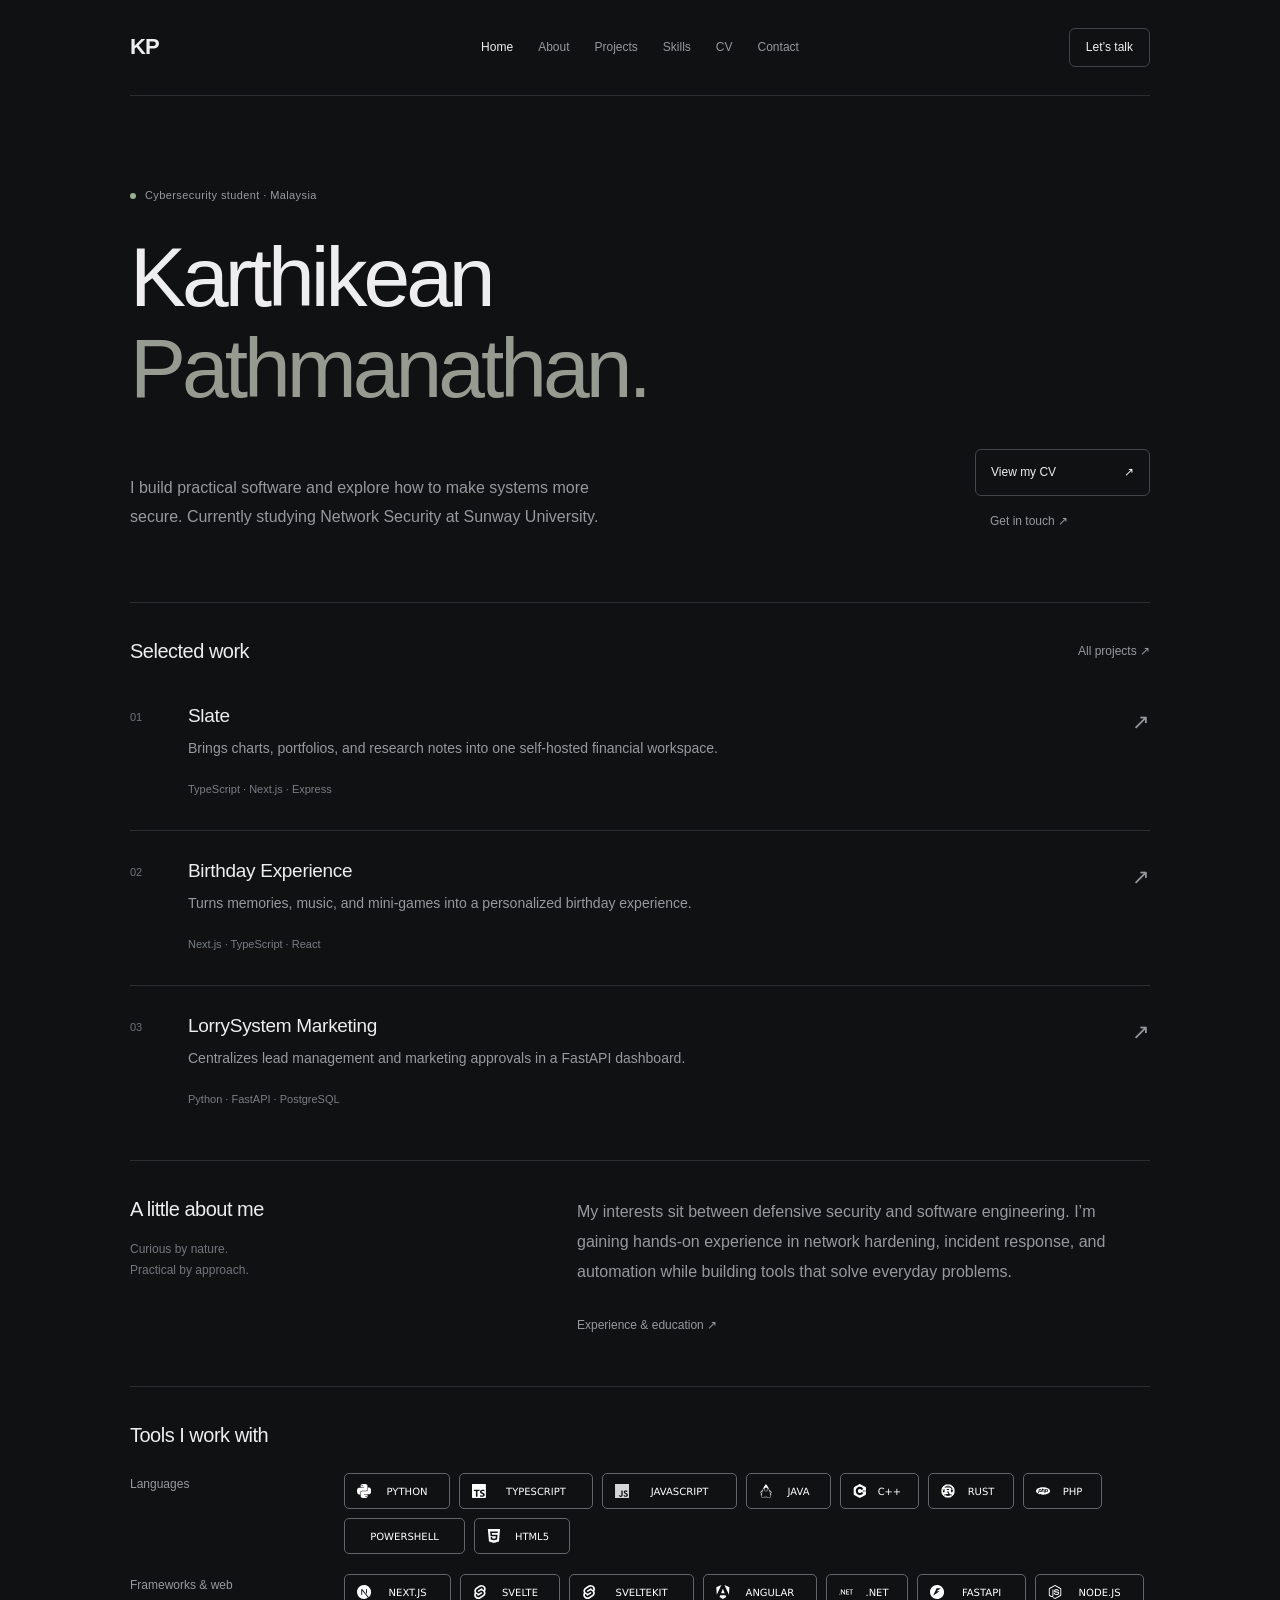
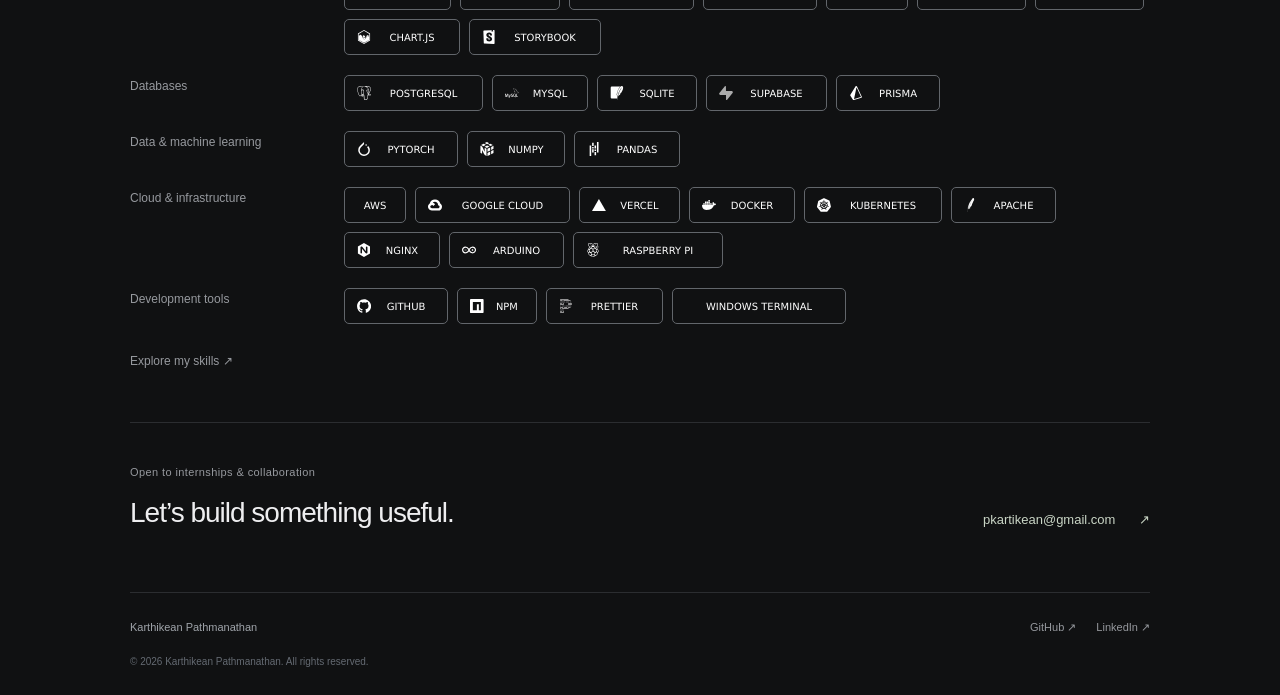
<file: index.html>
<!doctype html>
<html lang="en">
<head>
  <meta charset="utf-8">
  <meta name="viewport" content="width=device-width,initial-scale=1">
  <title>Karthikean Pathmanathan — Cybersecurity & Software</title>
  <meta name="description" content="Cybersecurity student and software builder in Malaysia. Explore my latest projects, technical skills, and experience.">
  <link rel="icon" href="assets/logo/KP_icon.png">
  <link rel="stylesheet" href="assets/css/portfolio.css">
  <link rel="stylesheet" href="assets/css/home.css">
  <script src="assets/main.js" defer></script>
</head>
<body class="minimal-home">
  <a class="skip-link" href="#main">Skip to content</a>
  <div id="partial-header"></div>
  <main id="main" class="container">
    <section class="minimal-intro">
      <p class="intro-label"><span></span> Cybersecurity student · Malaysia</p>
      <h1>Karthikean<br><span>Pathmanathan.</span></h1>
      <div class="intro-bottom"><p>I build practical software and explore how to make systems more secure. Currently studying Network Security at Sunway University.</p><div class="intro-actions"><a class="resume-link" href="pages/cv/">View my CV <span>↗</span></a><a href="mailto:pkartikean@gmail.com">Get in touch ↗</a></div></div>
    </section>
    <section id="work" class="minimal-section">
      <div class="minimal-heading"><h2>Selected work</h2><a href="pages/projects/">All projects ↗</a></div>
      <a class="minimal-project" href="pages/projects/#github-slate"><span class="project-number">01</span><div><h3>Slate</h3><p>Brings charts, portfolios, and research notes into one self-hosted financial workspace.</p><small>TypeScript · Next.js · Express</small></div><span class="project-arrow" aria-hidden="true">↗</span></a>
      <a class="minimal-project" href="pages/projects/#github-birthday"><span class="project-number">02</span><div><h3>Birthday Experience</h3><p>Turns memories, music, and mini-games into a personalized birthday experience.</p><small>Next.js · TypeScript · React</small></div><span class="project-arrow" aria-hidden="true">↗</span></a>
      <a class="minimal-project" href="pages/projects/#github-lorrysystem-marketing-system"><span class="project-number">03</span><div><h3>LorrySystem Marketing</h3><p>Centralizes lead management and marketing approvals in a FastAPI dashboard.</p><small>Python · FastAPI · PostgreSQL</small></div><span class="project-arrow" aria-hidden="true">↗</span></a>
    </section>
    <section id="about" class="minimal-section minimal-about"><div><h2>A little about me</h2><p class="section-aside">Curious by nature.<br>Practical by approach.</p></div><div><p>My interests sit between defensive security and software engineering. I’m gaining hands-on experience in network hardening, incident response, and automation while building tools that solve everyday problems.</p><a href="pages/cv/">Experience & education ↗</a></div></section>
    <section id="skills" class="minimal-section minimal-skills badge-skills">
      <h2>Tools I work with</h2>
      <div class="tool-groups">
        <div class="tool-group"><h3>Languages</h3><ul aria-label="Languages"><li><img src="assets/badges/python.svg" alt="Python" height="28" loading="lazy" decoding="async"></li><li><img src="assets/badges/typescript.svg" alt="TypeScript" height="28" loading="lazy" decoding="async"></li><li><img src="assets/badges/javascript.svg" alt="JavaScript" height="28" loading="lazy" decoding="async"></li><li><img src="assets/badges/java.svg" alt="Java" height="28" loading="lazy" decoding="async"></li><li><img src="assets/badges/c.svg" alt="C++" height="28" loading="lazy" decoding="async"></li><li><img src="assets/badges/rust.svg" alt="Rust" height="28" loading="lazy" decoding="async"></li><li><img src="assets/badges/php.svg" alt="PHP" height="28" loading="lazy" decoding="async"></li><li><img src="assets/badges/powershell.svg" alt="PowerShell" height="28" loading="lazy" decoding="async"></li><li><img src="assets/badges/html5.svg" alt="HTML5" height="28" loading="lazy" decoding="async"></li></ul></div>
        <div class="tool-group"><h3>Frameworks &amp; web</h3><ul aria-label="Frameworks &amp; web"><li><img src="assets/badges/next-js.svg" alt="Next.js" height="28" loading="lazy" decoding="async"></li><li><img src="assets/badges/svelte.svg" alt="Svelte" height="28" loading="lazy" decoding="async"></li><li><img src="assets/badges/sveltekit.svg" alt="SvelteKit" height="28" loading="lazy" decoding="async"></li><li><img src="assets/badges/angular.svg" alt="Angular" height="28" loading="lazy" decoding="async"></li><li><img src="assets/badges/net.svg" alt=".NET" height="28" loading="lazy" decoding="async"></li><li><img src="assets/badges/fastapi.svg" alt="FastAPI" height="28" loading="lazy" decoding="async"></li><li><img src="assets/badges/node-js.svg" alt="Node.js" height="28" loading="lazy" decoding="async"></li><li><img src="assets/badges/chart-js.svg" alt="Chart.js" height="28" loading="lazy" decoding="async"></li><li><img src="assets/badges/storybook.svg" alt="Storybook" height="28" loading="lazy" decoding="async"></li></ul></div>
        <div class="tool-group"><h3>Databases</h3><ul aria-label="Databases"><li><img src="assets/badges/postgresql.svg" alt="PostgreSQL" height="28" loading="lazy" decoding="async"></li><li><img src="assets/badges/mysql.svg" alt="MySQL" height="28" loading="lazy" decoding="async"></li><li><img src="assets/badges/sqlite.svg" alt="SQLite" height="28" loading="lazy" decoding="async"></li><li><img src="assets/badges/supabase.svg" alt="Supabase" height="28" loading="lazy" decoding="async"></li><li><img src="assets/badges/prisma.svg" alt="Prisma" height="28" loading="lazy" decoding="async"></li></ul></div>
        <div class="tool-group"><h3>Data &amp; machine learning</h3><ul aria-label="Data &amp; machine learning"><li><img src="assets/badges/pytorch.svg" alt="PyTorch" height="28" loading="lazy" decoding="async"></li><li><img src="assets/badges/numpy.svg" alt="NumPy" height="28" loading="lazy" decoding="async"></li><li><img src="assets/badges/pandas.svg" alt="Pandas" height="28" loading="lazy" decoding="async"></li></ul></div>
        <div class="tool-group"><h3>Cloud &amp; infrastructure</h3><ul aria-label="Cloud &amp; infrastructure"><li><img src="assets/badges/aws.svg" alt="AWS" height="28" loading="lazy" decoding="async"></li><li><img src="assets/badges/google-cloud.svg" alt="Google Cloud" height="28" loading="lazy" decoding="async"></li><li><img src="assets/badges/vercel.svg" alt="Vercel" height="28" loading="lazy" decoding="async"></li><li><img src="assets/badges/docker.svg" alt="Docker" height="28" loading="lazy" decoding="async"></li><li><img src="assets/badges/kubernetes.svg" alt="Kubernetes" height="28" loading="lazy" decoding="async"></li><li><img src="assets/badges/apache.svg" alt="Apache" height="28" loading="lazy" decoding="async"></li><li><img src="assets/badges/nginx.svg" alt="Nginx" height="28" loading="lazy" decoding="async"></li><li><img src="assets/badges/arduino.svg" alt="Arduino" height="28" loading="lazy" decoding="async"></li><li><img src="assets/badges/raspberry-pi.svg" alt="Raspberry Pi" height="28" loading="lazy" decoding="async"></li></ul></div>
        <div class="tool-group"><h3>Development tools</h3><ul aria-label="Development tools"><li><img src="assets/badges/github.svg" alt="GitHub" height="28" loading="lazy" decoding="async"></li><li><img src="assets/badges/npm.svg" alt="npm" height="28" loading="lazy" decoding="async"></li><li><img src="assets/badges/prettier.svg" alt="Prettier" height="28" loading="lazy" decoding="async"></li><li><img src="assets/badges/windows-terminal.svg" alt="Windows Terminal" height="28" loading="lazy" decoding="async"></li></ul></div>
      </div>
      <a href="pages/skills/">Explore my skills ↗</a>
    </section>
    <section id="contact" class="minimal-section minimal-contact"><div><p class="intro-label">Open to internships & collaboration</p><h2>Let’s build something useful.</h2></div><a class="contact-email" href="mailto:pkartikean@gmail.com">pkartikean@gmail.com <span>↗</span></a></section>
  </main>
  <div id="partial-footer"></div>
</body>
</html>
</file>
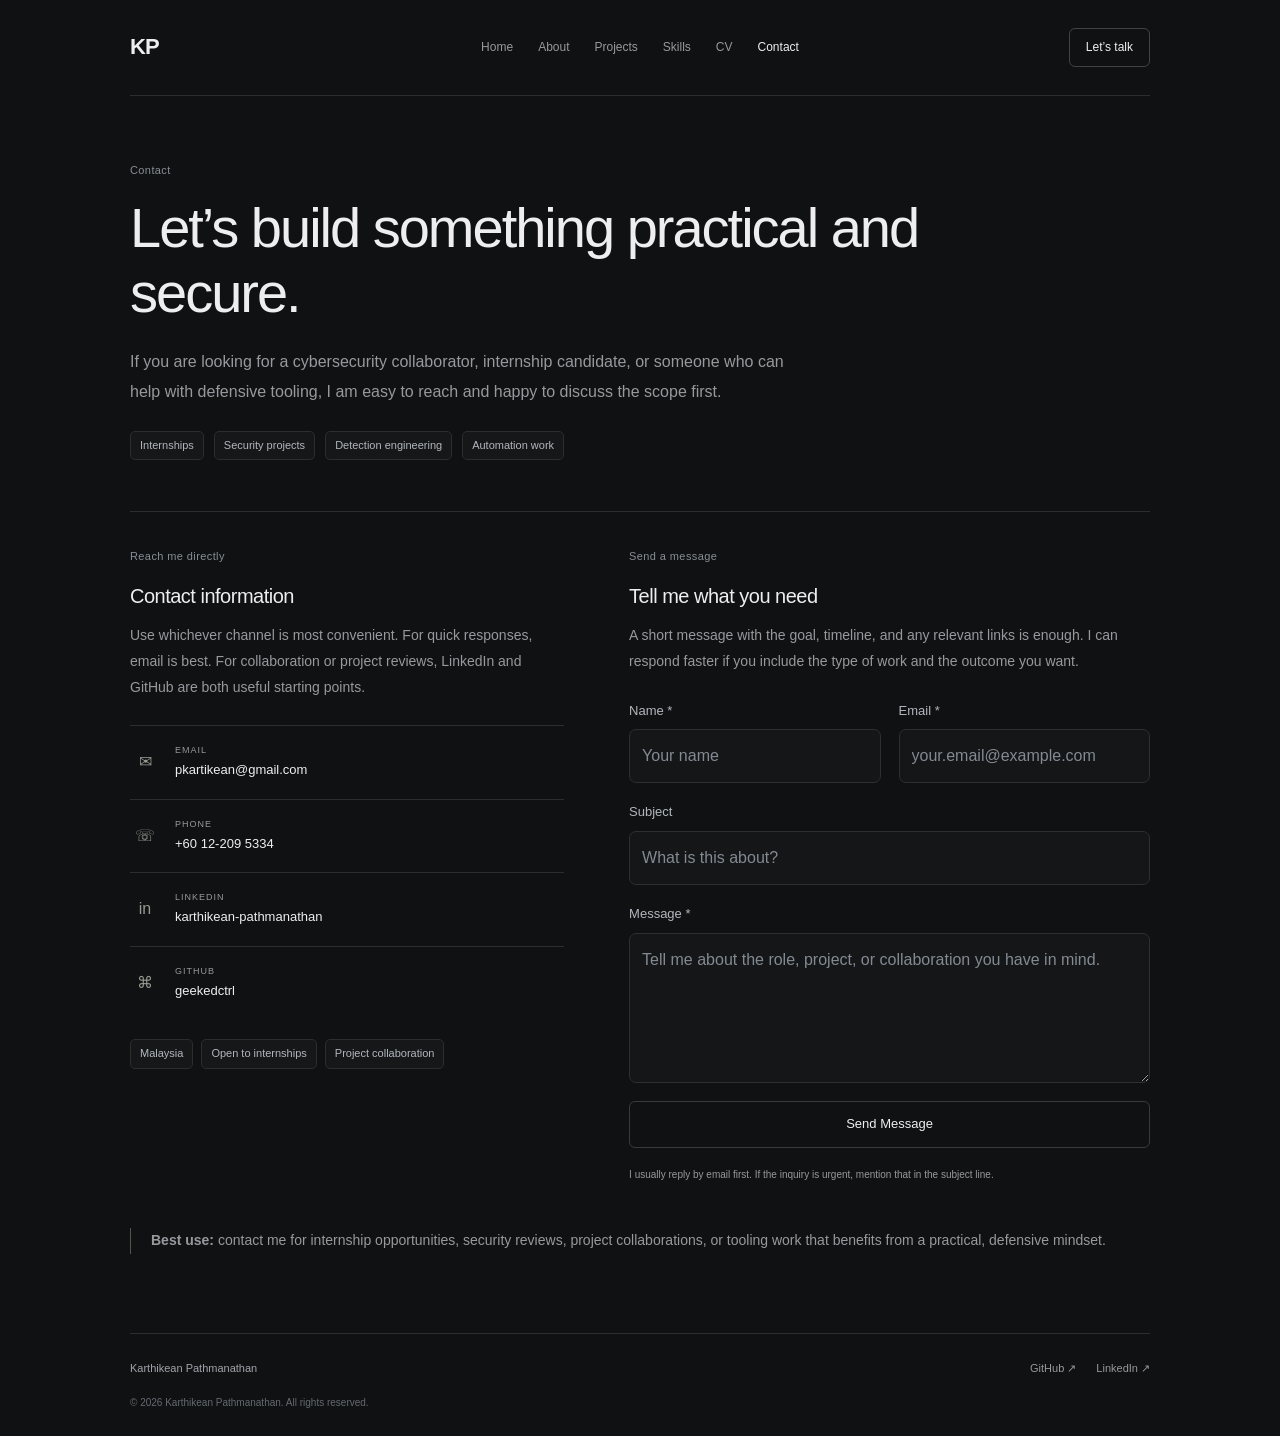
<file: pages/contact/index.html>
<!doctype html>
<html lang="en">
  <head>
    <meta charset="utf-8" />
    <meta name="viewport" content="width=device-width,initial-scale=1" />
    <title>Contact - Karthikean Pathmanathan</title>
    <meta name="description" content="Get in touch with Karthikean Pathmanathan for collaboration and project inquiries" />
    <link rel="icon" type="image/png" href="../../assets/logo/KP_icon.png" />
    <link rel="stylesheet" href="../../assets/css/portfolio.css" />
    <link rel="stylesheet" href="../../assets/css/home.css" />

  </head>
  <body class="minimal-home minimal-detail">
    <a class="skip-link" href="#main">Skip to content</a>
    <div id="partial-header"></div>

    <main id="main" class="contact-page">
      <div class="contact-shell">
        <section class="contact-hero">
          <p class="section-eyebrow">Contact</p>
          <h1>Let’s build something practical and secure.</h1>
          <p class="lead">If you are looking for a cybersecurity collaborator, internship candidate, or someone who can help with defensive tooling, I am easy to reach and happy to discuss the scope first.</p>
          <ul class="contact-pills" aria-label="What to reach out about">
            <li>Internships</li>
            <li>Security projects</li>
            <li>Detection engineering</li>
            <li>Automation work</li>
          </ul>
        </section>

        <section class="contact-grid">
          <aside class="contact-panel">
            <p class="section-eyebrow">Reach me directly</p>
            <h2 class="section-title">Contact information</h2>
            <p class="section-copy">Use whichever channel is most convenient. For quick responses, email is best. For collaboration or project reviews, LinkedIn and GitHub are both useful starting points.</p>

            <div class="contact-methods">
              <div class="contact-method">
                <div class="contact-method-icon">✉</div>
                <div class="contact-method-info">
                  <div class="contact-method-label">Email</div>
                  <div class="contact-method-value"><a href="mailto:pkartikean@gmail.com">pkartikean@gmail.com</a></div>
                </div>
              </div>

              <div class="contact-method">
                <div class="contact-method-icon">☏</div>
                <div class="contact-method-info">
                  <div class="contact-method-label">Phone</div>
                  <div class="contact-method-value"><a href="tel:+60122095334">+60 12-209 5334</a></div>
                </div>
              </div>

              <div class="contact-method">
                <div class="contact-method-icon">in</div>
                <div class="contact-method-info">
                  <div class="contact-method-label">LinkedIn</div>
                  <div class="contact-method-value"><a href="https://www.linkedin.com/in/karthikean-pathmanathan/" target="_blank" rel="noreferrer">karthikean-pathmanathan</a></div>
                </div>
              </div>

              <div class="contact-method">
                <div class="contact-method-icon">⌘</div>
                <div class="contact-method-info">
                  <div class="contact-method-label">GitHub</div>
                  <div class="contact-method-value"><a href="https://github.com/geekedctrl" target="_blank" rel="noreferrer">geekedctrl</a></div>
                </div>
              </div>
            </div>

            <div class="contact-badges">
              <span class="contact-badge">Malaysia</span>
              <span class="contact-badge">Open to internships</span>
              <span class="contact-badge">Project collaboration</span>
            </div>
          </aside>

          <section class="contact-panel">
            <p class="section-eyebrow">Send a message</p>
            <h2 class="section-title">Tell me what you need</h2>
            <p class="section-copy">A short message with the goal, timeline, and any relevant links is enough. I can respond faster if you include the type of work and the outcome you want.</p>

            <form action="https://formsubmit.co/pkartikean@gmail.com" method="POST" class="contact-form">
              <input type="hidden" name="_subject" value="New Contact Form Submission from Portfolio" />
              <input type="hidden" name="_captcha" value="false" />
              <input type="hidden" name="_template" value="table" />
              <input type="text" name="_honey" style="display:none" />

              <div class="contact-form-row">
                <label>
                  <span>Name *</span>
                  <input type="text" name="name" required placeholder="Your name" />
                </label>

                <label>
                  <span>Email *</span>
                  <input type="email" name="email" required placeholder="your.email@example.com" />
                </label>
              </div>

              <label>
                <span>Subject</span>
                <input type="text" name="subject" placeholder="What is this about?" />
              </label>

              <label>
                <span>Message *</span>
                <textarea name="message" required placeholder="Tell me about the role, project, or collaboration you have in mind."></textarea>
              </label>

              <button class="cta" type="submit">Send Message</button>
              <p class="form-note">I usually reply by email first. If the inquiry is urgent, mention that in the subject line.</p>
            </form>
          </section>
        </section>

        <section class="contact-note">
          <p><strong>Best use:</strong> contact me for internship opportunities, security reviews, project collaborations, or tooling work that benefits from a practical, defensive mindset.</p>
        </section>
      </div>
    </main>

    <div id="partial-footer"></div>


  <script src="../../assets/main.js" defer></script>
  </body>
</html>
</file>
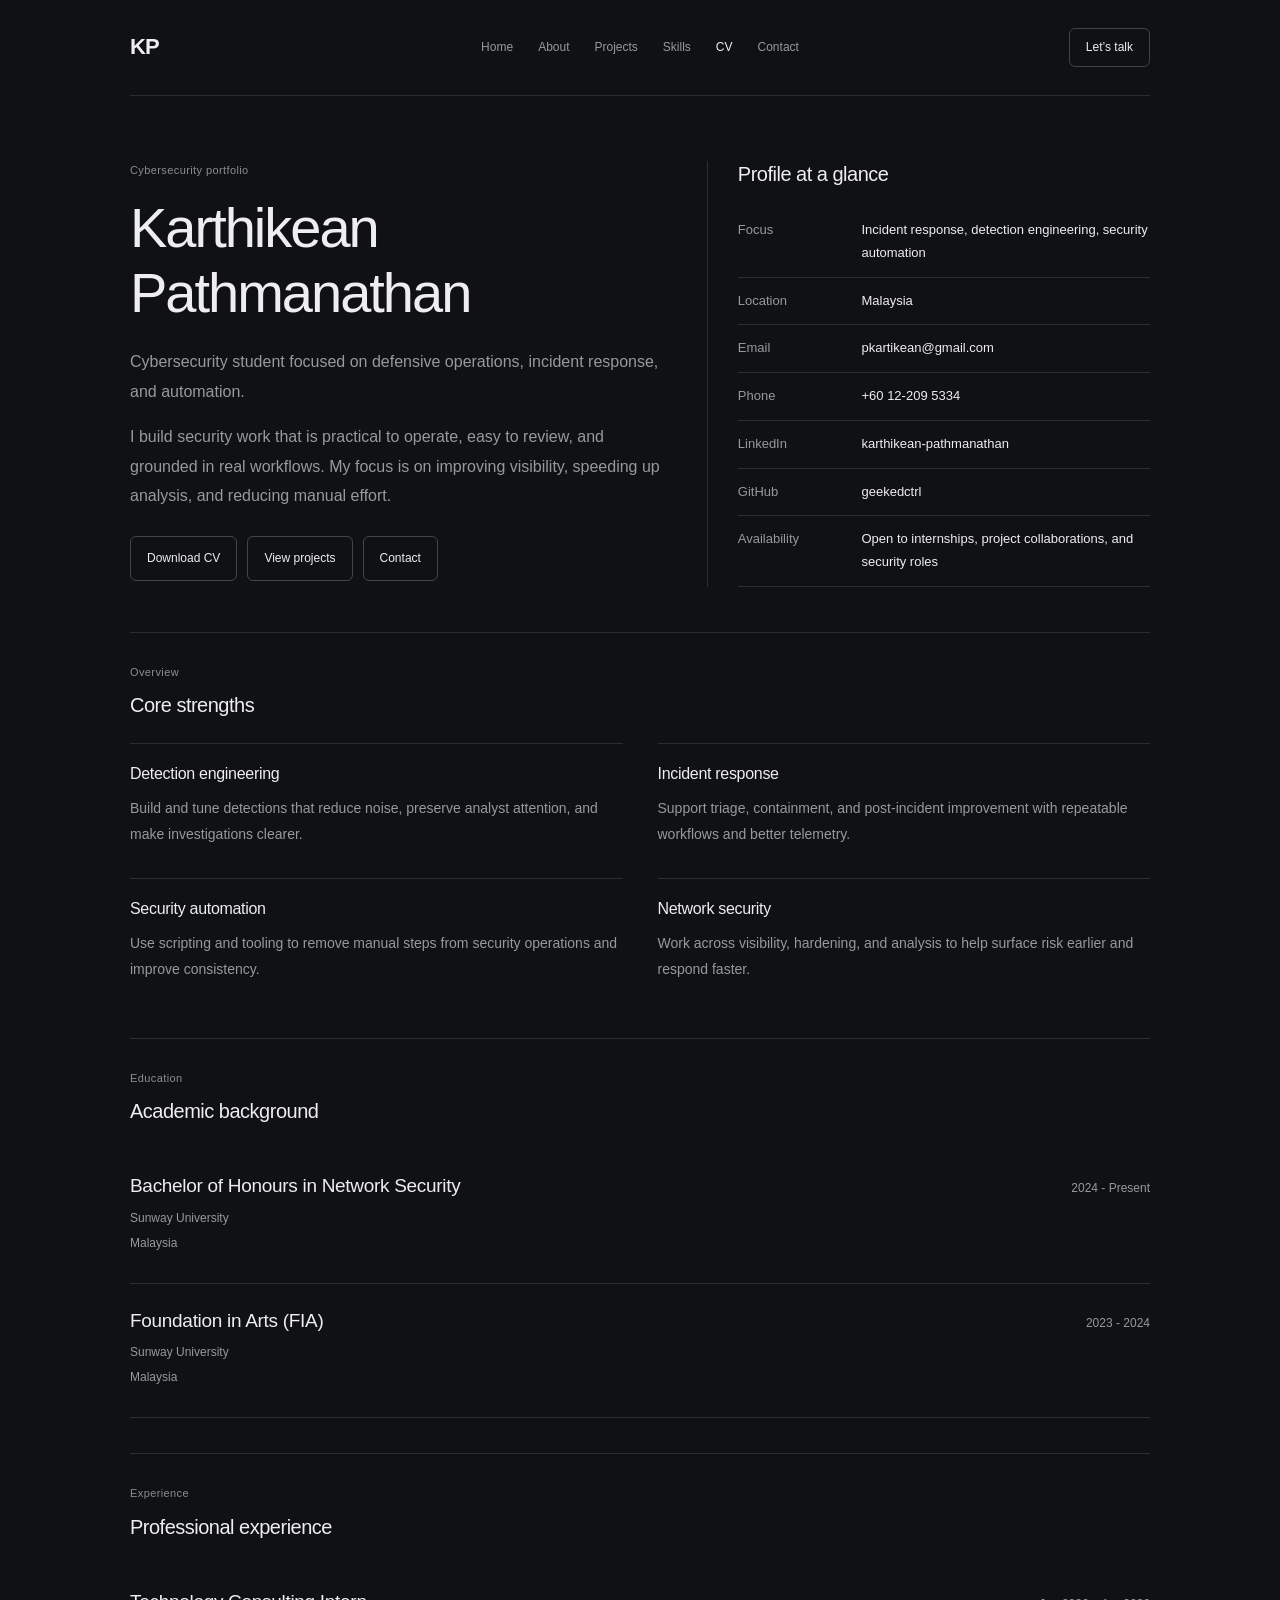
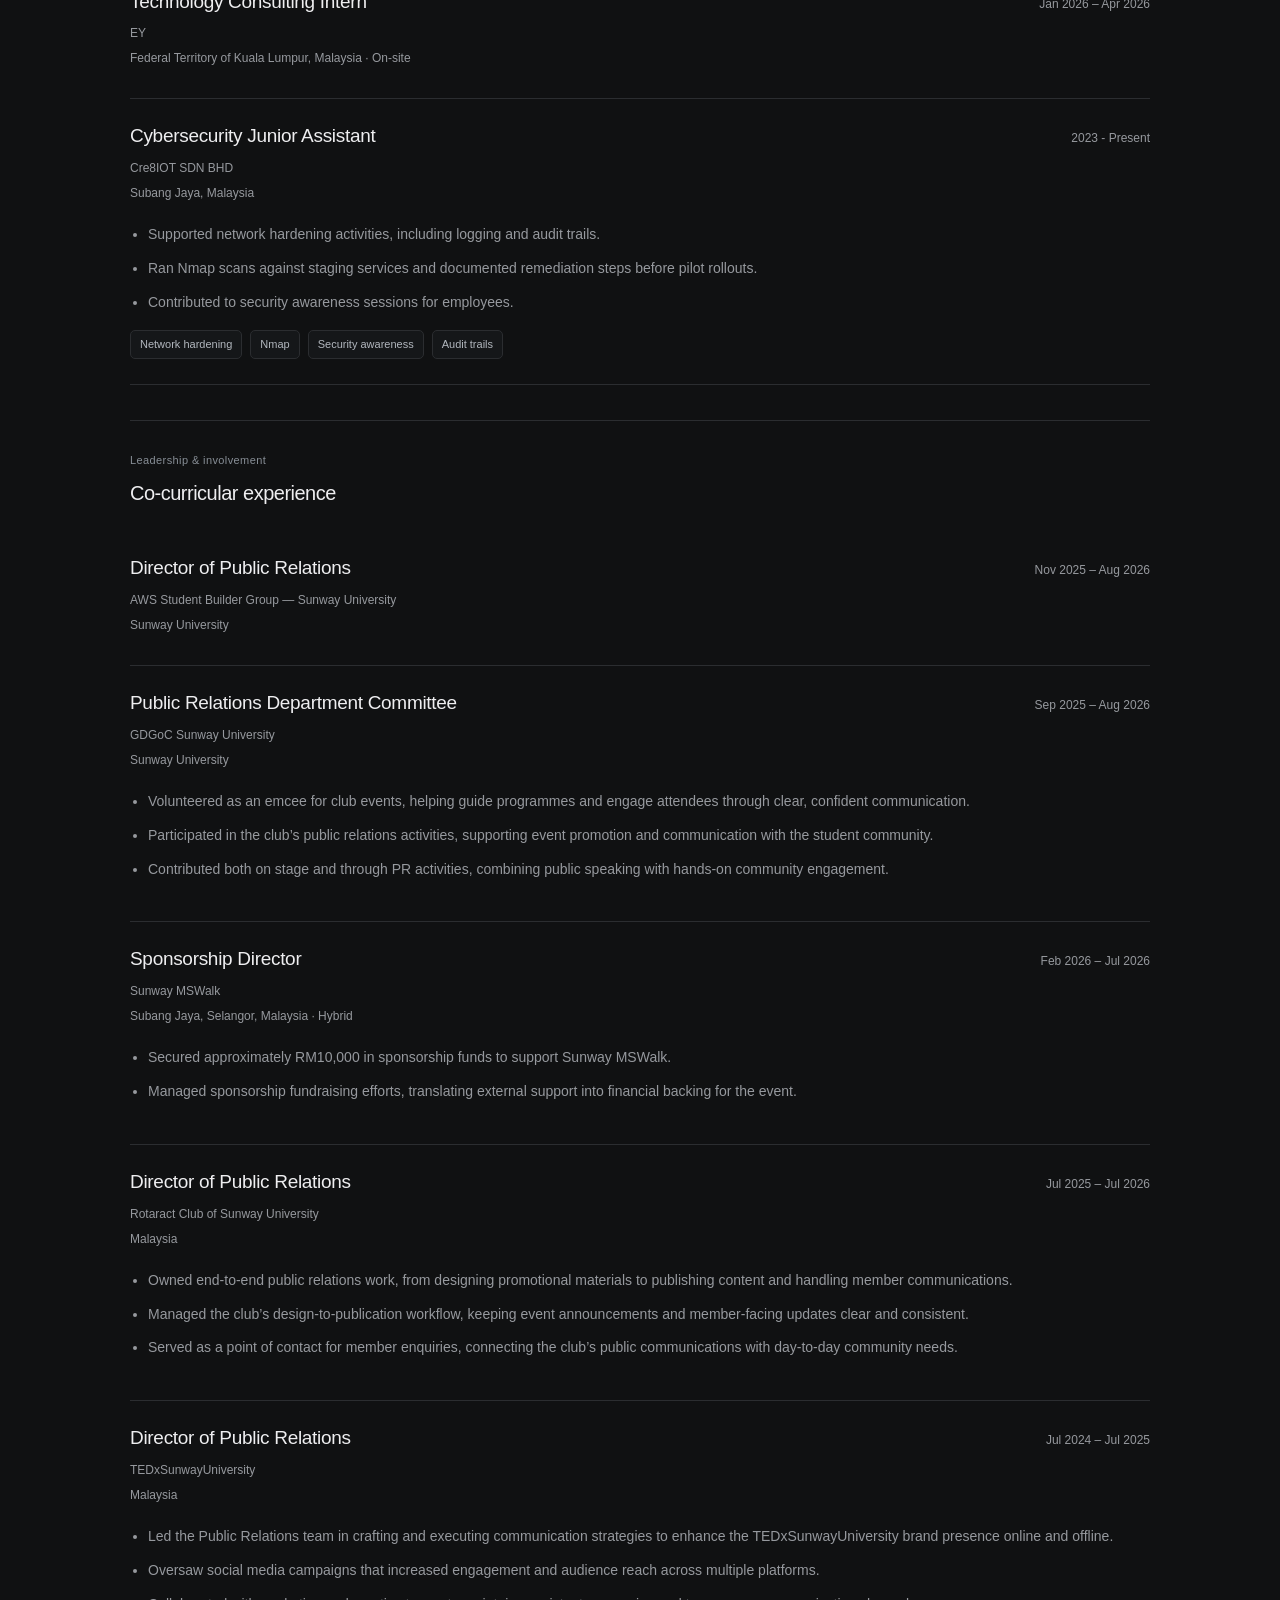
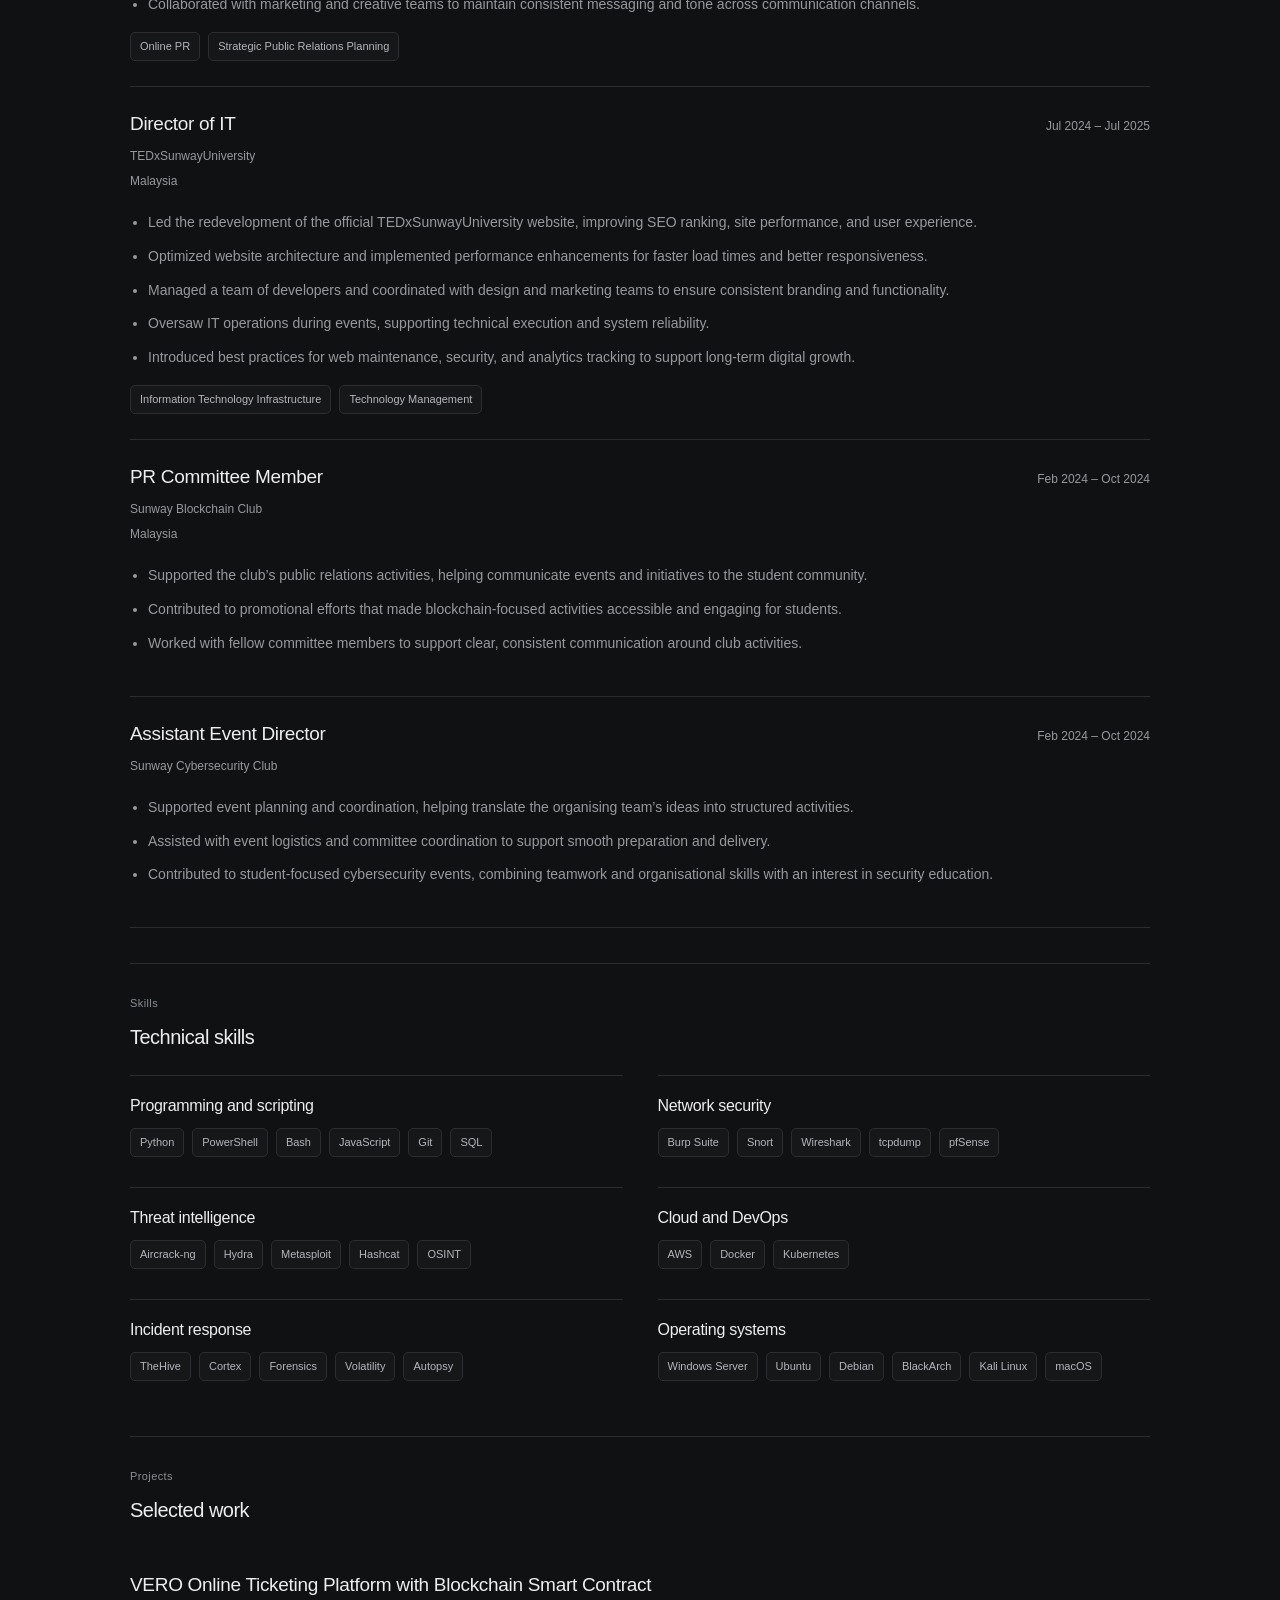
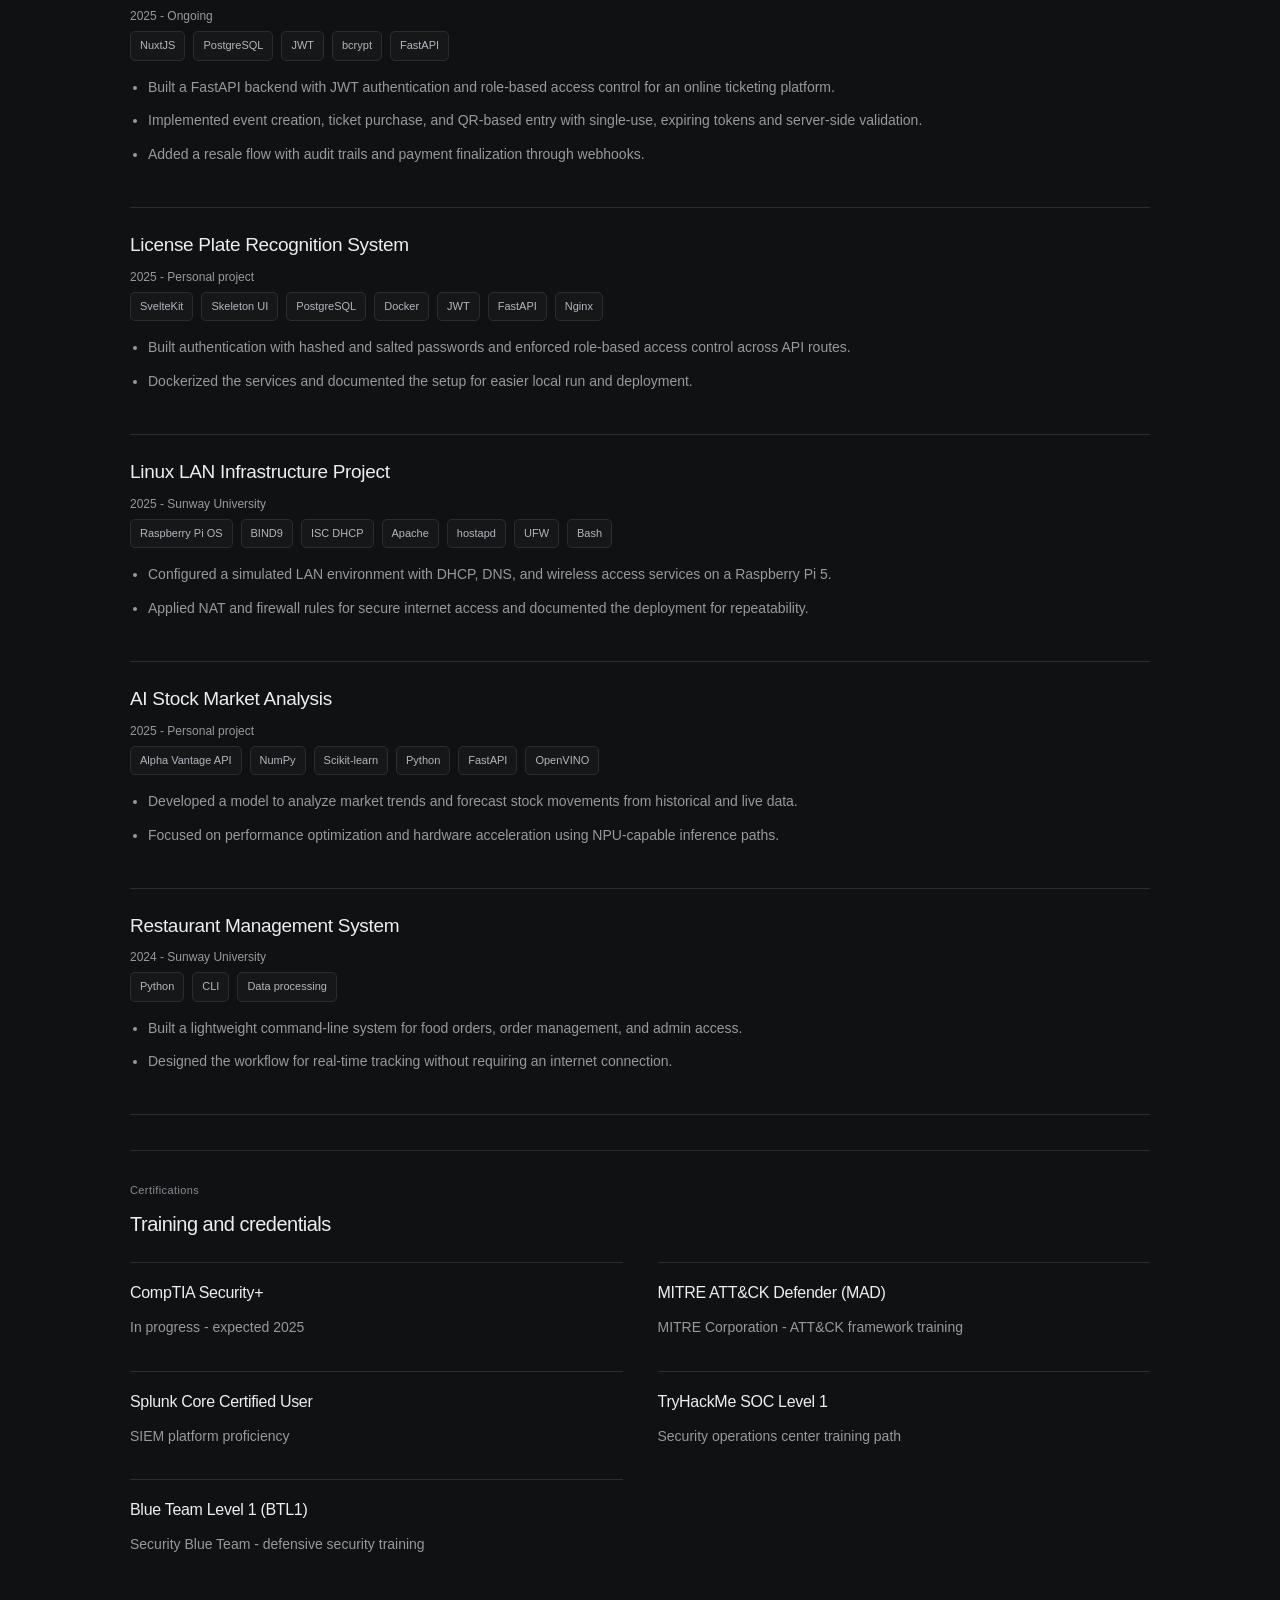
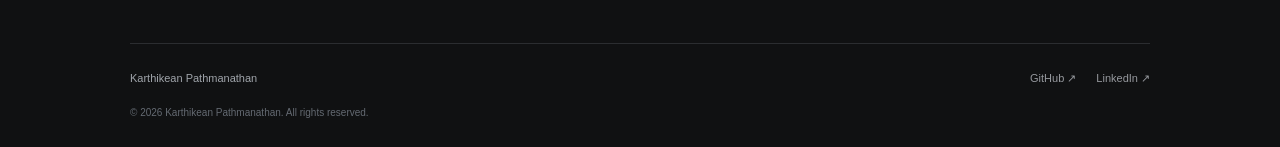
<file: pages/cv/index.html>
<!doctype html>
<html lang="en">
  <head>
    <meta charset="utf-8" />
    <meta name="viewport" content="width=device-width,initial-scale=1" />
    <title>CV - Karthikean Pathmanathan</title>
    <meta name="description" content="Professional CV and resume of Karthikean Pathmanathan - Cybersecurity Professional" />
    <link rel="icon" type="image/png" href="../../assets/logo/KP_icon.png" />
    <link rel="stylesheet" href="../../assets/css/portfolio.css" />
    <link rel="stylesheet" href="../../assets/css/home.css" />

  </head>
  <body class="minimal-home minimal-detail">
    <a class="skip-link" href="#main">Skip to content</a>
    <div id="partial-header"></div>

    <main id="main" class="cv-page">
      <div class="cv-shell">
        <section class="cv-hero">
          <div class="cv-panel cv-hero-copy">
            <p class="eyebrow">Cybersecurity portfolio</p>
            <h1>Karthikean Pathmanathan</h1>
            <p class="cv-role">Cybersecurity student focused on defensive operations, incident response, and automation.</p>
            <p class="cv-summary">I build security work that is practical to operate, easy to review, and grounded in real workflows. My focus is on improving visibility, speeding up analysis, and reducing manual effort.</p>
            <div class="cv-actions">
              <a href="Karthikean Pathmanathan.pdf" class="primary" download>Download CV</a>
              <a href="../projects/">View projects</a>
              <a href="../contact/">Contact</a>
            </div>
          </div>

          <aside class="cv-panel cv-profile-card">
            <h2>Profile at a glance</h2>
            <table class="cv-info-table">
              <tbody>
                <tr>
                  <th>Focus</th>
                  <td>Incident response, detection engineering, security automation</td>
                </tr>
                <tr>
                  <th>Location</th>
                  <td>Malaysia</td>
                </tr>
                <tr>
                  <th>Email</th>
                  <td><a href="mailto:pkartikean@gmail.com">pkartikean@gmail.com</a></td>
                </tr>
                <tr>
                  <th>Phone</th>
                  <td><a href="tel:+60122095334">+60 12-209 5334</a></td>
                </tr>
                <tr>
                  <th>LinkedIn</th>
                  <td><a href="https://www.linkedin.com/in/karthikean-pathmanathan/" target="_blank" rel="noreferrer">karthikean-pathmanathan</a></td>
                </tr>
                <tr>
                  <th>GitHub</th>
                  <td><a href="https://github.com/geekedctrl" target="_blank" rel="noreferrer">geekedctrl</a></td>
                </tr>
                <tr>
                  <th>Availability</th>
                  <td>Open to internships, project collaborations, and security roles</td>
                </tr>
              </tbody>
            </table>
          </aside>
        </section>

        <section class="cv-section cv-panel cv-section-panel">
          <div class="section-head">
            <div>
              <p class="eyebrow">Overview</p>
              <h2>Core strengths</h2>
            </div>
          </div>
          <div class="cv-highlights">
            <article class="cv-highlight">
              <h3>Detection engineering</h3>
              <p>Build and tune detections that reduce noise, preserve analyst attention, and make investigations clearer.</p>
            </article>
            <article class="cv-highlight">
              <h3>Incident response</h3>
              <p>Support triage, containment, and post-incident improvement with repeatable workflows and better telemetry.</p>
            </article>
            <article class="cv-highlight">
              <h3>Security automation</h3>
              <p>Use scripting and tooling to remove manual steps from security operations and improve consistency.</p>
            </article>
            <article class="cv-highlight">
              <h3>Network security</h3>
              <p>Work across visibility, hardening, and analysis to help surface risk earlier and respond faster.</p>
            </article>
          </div>
        </section>

        <section class="cv-section cv-panel cv-section-panel">
          <div class="section-head">
            <div>
              <p class="eyebrow">Education</p>
              <h2>Academic background</h2>
            </div>
          </div>
          <div class="cv-timeline">
            <article class="cv-entry">
              <div class="cv-entry-header">
                <div>
                  <h3>Bachelor of Honours in Network Security</h3>
                  <p class="cv-entry-company">Sunway University</p>
                  <p class="cv-entry-location">Malaysia</p>
                </div>
                <p class="cv-entry-meta">2024 - Present</p>
              </div>
            </article>

            <article class="cv-entry">
              <div class="cv-entry-header">
                <div>
                  <h3>Foundation in Arts (FIA)</h3>
                  <p class="cv-entry-company">Sunway University</p>
                  <p class="cv-entry-location">Malaysia</p>
                </div>
                <p class="cv-entry-meta">2023 - 2024</p>
              </div>
            </article>
          </div>
        </section>

        <section class="cv-section cv-panel cv-section-panel">
          <div class="section-head">
            <div>
              <p class="eyebrow">Experience</p>
              <h2>Professional experience</h2>
            </div>
          </div>
          <div class="cv-timeline">
            <article class="cv-entry">
              <div class="cv-entry-header">
                <div>
                  <h3>Technology Consulting Intern</h3>
                  <p class="cv-entry-company">EY</p>
                  <p class="cv-entry-location">Federal Territory of Kuala Lumpur, Malaysia · On-site</p>
                </div>
                <p class="cv-entry-meta">Jan 2026 – Apr 2026</p>
              </div>
            </article>

            <article class="cv-entry">
              <div class="cv-entry-header">
                <div>
                  <h3>Cybersecurity Junior Assistant</h3>
                  <p class="cv-entry-company">Cre8IOT SDN BHD</p>
                  <p class="cv-entry-location">Subang Jaya, Malaysia</p>
                </div>
                <p class="cv-entry-meta">2023 - Present</p>
              </div>
              <ul class="cv-list">
                <li>Supported network hardening activities, including logging and audit trails.</li>
                <li>Ran Nmap scans against staging services and documented remediation steps before pilot rollouts.</li>
                <li>Contributed to security awareness sessions for employees.</li>
              </ul>
              <div class="cv-chip-list">
                <span class="cv-chip">Network hardening</span>
                <span class="cv-chip">Nmap</span>
                <span class="cv-chip">Security awareness</span>
                <span class="cv-chip">Audit trails</span>
              </div>
            </article>
          </div>
        </section>

        <section id="co-curricular" class="cv-section cv-panel cv-section-panel" aria-labelledby="co-curricular-heading">
          <div class="section-head">
            <div>
              <p class="eyebrow">Leadership & involvement</p>
              <h2 id="co-curricular-heading">Co-curricular experience</h2>
            </div>
          </div>
          <div class="cv-timeline">
            <article class="cv-entry">
              <div class="cv-entry-header">
                <div>
                  <h3>Director of Public Relations</h3>
                  <p class="cv-entry-company">AWS Student Builder Group — Sunway University</p>
                  <p class="cv-entry-location">Sunway University</p>
                </div>
                <p class="cv-entry-meta">Nov 2025 – Aug 2026</p>
              </div>
            </article>

            <article class="cv-entry">
              <div class="cv-entry-header">
                <div>
                  <h3>Public Relations Department Committee</h3>
                  <p class="cv-entry-company">GDGoC Sunway University</p>
                  <p class="cv-entry-location">Sunway University</p>
                </div>
                <p class="cv-entry-meta">Sep 2025 – Aug 2026</p>
              </div>
              <ul class="cv-list">
                <li>Volunteered as an emcee for club events, helping guide programmes and engage attendees through clear, confident communication.</li>
                <li>Participated in the club’s public relations activities, supporting event promotion and communication with the student community.</li>
                <li>Contributed both on stage and through PR activities, combining public speaking with hands-on community engagement.</li>
              </ul>
            </article>

            <article class="cv-entry">
              <div class="cv-entry-header">
                <div>
                  <h3>Sponsorship Director</h3>
                  <p class="cv-entry-company">Sunway MSWalk</p>
                  <p class="cv-entry-location">Subang Jaya, Selangor, Malaysia · Hybrid</p>
                </div>
                <p class="cv-entry-meta">Feb 2026 – Jul 2026</p>
              </div>
              <ul class="cv-list">
                <li>Secured approximately RM10,000 in sponsorship funds to support Sunway MSWalk.</li>
                <li>Managed sponsorship fundraising efforts, translating external support into financial backing for the event.</li>
              </ul>
            </article>

            <article class="cv-entry">
              <div class="cv-entry-header">
                <div>
                  <h3>Director of Public Relations</h3>
                  <p class="cv-entry-company">Rotaract Club of Sunway University</p>
                  <p class="cv-entry-location">Malaysia</p>
                </div>
                <p class="cv-entry-meta">Jul 2025 – Jul 2026</p>
              </div>
              <ul class="cv-list">
                <li>Owned end-to-end public relations work, from designing promotional materials to publishing content and handling member communications.</li>
                <li>Managed the club’s design-to-publication workflow, keeping event announcements and member-facing updates clear and consistent.</li>
                <li>Served as a point of contact for member enquiries, connecting the club’s public communications with day-to-day community needs.</li>
              </ul>
            </article>

            <article class="cv-entry">
              <div class="cv-entry-header">
                <div>
                  <h3>Director of Public Relations</h3>
                  <p class="cv-entry-company">TEDxSunwayUniversity</p>
                  <p class="cv-entry-location">Malaysia</p>
                </div>
                <p class="cv-entry-meta">Jul 2024 – Jul 2025</p>
              </div>
              <ul class="cv-list">
                <li>Led the Public Relations team in crafting and executing communication strategies to enhance the TEDxSunwayUniversity brand presence online and offline.</li>
                <li>Oversaw social media campaigns that increased engagement and audience reach across multiple platforms.</li>
                <li>Collaborated with marketing and creative teams to maintain consistent messaging and tone across communication channels.</li>
              </ul>
              <div class="cv-chip-list">
                <span class="cv-chip">Online PR</span>
                <span class="cv-chip">Strategic Public Relations Planning</span>
              </div>
            </article>

            <article class="cv-entry">
              <div class="cv-entry-header">
                <div>
                  <h3>Director of IT</h3>
                  <p class="cv-entry-company">TEDxSunwayUniversity</p>
                  <p class="cv-entry-location">Malaysia</p>
                </div>
                <p class="cv-entry-meta">Jul 2024 – Jul 2025</p>
              </div>
              <ul class="cv-list">
                <li>Led the redevelopment of the official TEDxSunwayUniversity website, improving SEO ranking, site performance, and user experience.</li>
                <li>Optimized website architecture and implemented performance enhancements for faster load times and better responsiveness.</li>
                <li>Managed a team of developers and coordinated with design and marketing teams to ensure consistent branding and functionality.</li>
                <li>Oversaw IT operations during events, supporting technical execution and system reliability.</li>
                <li>Introduced best practices for web maintenance, security, and analytics tracking to support long-term digital growth.</li>
              </ul>
              <div class="cv-chip-list">
                <span class="cv-chip">Information Technology Infrastructure</span>
                <span class="cv-chip">Technology Management</span>
              </div>
            </article>

            <article class="cv-entry">
              <div class="cv-entry-header">
                <div>
                  <h3>PR Committee Member</h3>
                  <p class="cv-entry-company">Sunway Blockchain Club</p>
                  <p class="cv-entry-location">Malaysia</p>
                </div>
                <p class="cv-entry-meta">Feb 2024 – Oct 2024</p>
              </div>
              <ul class="cv-list">
                <li>Supported the club’s public relations activities, helping communicate events and initiatives to the student community.</li>
                <li>Contributed to promotional efforts that made blockchain-focused activities accessible and engaging for students.</li>
                <li>Worked with fellow committee members to support clear, consistent communication around club activities.</li>
              </ul>
            </article>

            <article class="cv-entry">
              <div class="cv-entry-header">
                <div>
                  <h3>Assistant Event Director</h3>
                  <p class="cv-entry-company">Sunway Cybersecurity Club</p>
                </div>
                <p class="cv-entry-meta">Feb 2024 – Oct 2024</p>
              </div>
              <ul class="cv-list">
                <li>Supported event planning and coordination, helping translate the organising team’s ideas into structured activities.</li>
                <li>Assisted with event logistics and committee coordination to support smooth preparation and delivery.</li>
                <li>Contributed to student-focused cybersecurity events, combining teamwork and organisational skills with an interest in security education.</li>
              </ul>
            </article>
          </div>
        </section>

        <section class="cv-section cv-panel cv-section-panel">
          <div class="section-head">
            <div>
              <p class="eyebrow">Skills</p>
              <h2>Technical skills</h2>
            </div>
          </div>
          <div class="skill-grid">
            <div class="skill-group">
              <h4>Programming and scripting</h4>
              <div class="skill-tags">
                <span class="skill-tag">Python</span>
                <span class="skill-tag">PowerShell</span>
                <span class="skill-tag">Bash</span>
                <span class="skill-tag">JavaScript</span>
                <span class="skill-tag">Git</span>
                <span class="skill-tag">SQL</span>
              </div>
            </div>

            <div class="skill-group">
              <h4>Network security</h4>
              <div class="skill-tags">
                <span class="skill-tag">Burp Suite</span>
                <span class="skill-tag">Snort</span>
                <span class="skill-tag">Wireshark</span>
                <span class="skill-tag">tcpdump</span>
                <span class="skill-tag">pfSense</span>
              </div>
            </div>

            <div class="skill-group">
              <h4>Threat intelligence</h4>
              <div class="skill-tags">
                <span class="skill-tag">Aircrack-ng</span>
                <span class="skill-tag">Hydra</span>
                <span class="skill-tag">Metasploit</span>
                <span class="skill-tag">Hashcat</span>
                <span class="skill-tag">OSINT</span>
              </div>
            </div>

            <div class="skill-group">
              <h4>Cloud and DevOps</h4>
              <div class="skill-tags">
                <span class="skill-tag">AWS</span>
                <span class="skill-tag">Docker</span>
                <span class="skill-tag">Kubernetes</span>
              </div>
            </div>

            <div class="skill-group">
              <h4>Incident response</h4>
              <div class="skill-tags">
                <span class="skill-tag">TheHive</span>
                <span class="skill-tag">Cortex</span>
                <span class="skill-tag">Forensics</span>
                <span class="skill-tag">Volatility</span>
                <span class="skill-tag">Autopsy</span>
              </div>
            </div>

            <div class="skill-group">
              <h4>Operating systems</h4>
              <div class="skill-tags">
                <span class="skill-tag">Windows Server</span>
                <span class="skill-tag">Ubuntu</span>
                <span class="skill-tag">Debian</span>
                <span class="skill-tag">BlackArch</span>
                <span class="skill-tag">Kali Linux</span>
                <span class="skill-tag">macOS</span>
              </div>
            </div>
          </div>
        </section>

        <section class="cv-section cv-panel cv-section-panel">
          <div class="section-head">
            <div>
              <p class="eyebrow">Projects</p>
              <h2>Selected work</h2>
            </div>
          </div>
          <div class="cv-timeline">
            <article class="cv-entry">
              <div class="cv-entry-header">
                <div>
                  <h3>VERO Online Ticketing Platform with Blockchain Smart Contract</h3>
                  <p class="cv-entry-company">2025 - Ongoing</p>
                </div>
              </div>
              <div class="cv-chip-list">
                <span class="cv-chip">NuxtJS</span>
                <span class="cv-chip">PostgreSQL</span>
                <span class="cv-chip">JWT</span>
                <span class="cv-chip">bcrypt</span>
                <span class="cv-chip">FastAPI</span>
              </div>
              <ul class="cv-list">
                <li>Built a FastAPI backend with JWT authentication and role-based access control for an online ticketing platform.</li>
                <li>Implemented event creation, ticket purchase, and QR-based entry with single-use, expiring tokens and server-side validation.</li>
                <li>Added a resale flow with audit trails and payment finalization through webhooks.</li>
              </ul>
            </article>

            <article class="cv-entry">
              <div class="cv-entry-header">
                <div>
                  <h3>License Plate Recognition System</h3>
                  <p class="cv-entry-company">2025 - Personal project</p>
                </div>
              </div>
              <div class="cv-chip-list">
                <span class="cv-chip">SvelteKit</span>
                <span class="cv-chip">Skeleton UI</span>
                <span class="cv-chip">PostgreSQL</span>
                <span class="cv-chip">Docker</span>
                <span class="cv-chip">JWT</span>
                <span class="cv-chip">FastAPI</span>
                <span class="cv-chip">Nginx</span>
              </div>
              <ul class="cv-list">
                <li>Built authentication with hashed and salted passwords and enforced role-based access control across API routes.</li>
                <li>Dockerized the services and documented the setup for easier local run and deployment.</li>
              </ul>
            </article>

            <article class="cv-entry">
              <div class="cv-entry-header">
                <div>
                  <h3>Linux LAN Infrastructure Project</h3>
                  <p class="cv-entry-company">2025 - Sunway University</p>
                </div>
              </div>
              <div class="cv-chip-list">
                <span class="cv-chip">Raspberry Pi OS</span>
                <span class="cv-chip">BIND9</span>
                <span class="cv-chip">ISC DHCP</span>
                <span class="cv-chip">Apache</span>
                <span class="cv-chip">hostapd</span>
                <span class="cv-chip">UFW</span>
                <span class="cv-chip">Bash</span>
              </div>
              <ul class="cv-list">
                <li>Configured a simulated LAN environment with DHCP, DNS, and wireless access services on a Raspberry Pi 5.</li>
                <li>Applied NAT and firewall rules for secure internet access and documented the deployment for repeatability.</li>
              </ul>
            </article>

            <article class="cv-entry">
              <div class="cv-entry-header">
                <div>
                  <h3>AI Stock Market Analysis</h3>
                  <p class="cv-entry-company">2025 - Personal project</p>
                </div>
              </div>
              <div class="cv-chip-list">
                <span class="cv-chip">Alpha Vantage API</span>
                <span class="cv-chip">NumPy</span>
                <span class="cv-chip">Scikit-learn</span>
                <span class="cv-chip">Python</span>
                <span class="cv-chip">FastAPI</span>
                <span class="cv-chip">OpenVINO</span>
              </div>
              <ul class="cv-list">
                <li>Developed a model to analyze market trends and forecast stock movements from historical and live data.</li>
                <li>Focused on performance optimization and hardware acceleration using NPU-capable inference paths.</li>
              </ul>
            </article>

            <article class="cv-entry">
              <div class="cv-entry-header">
                <div>
                  <h3>Restaurant Management System</h3>
                  <p class="cv-entry-company">2024 - Sunway University</p>
                </div>
              </div>
              <div class="cv-chip-list">
                <span class="cv-chip">Python</span>
                <span class="cv-chip">CLI</span>
                <span class="cv-chip">Data processing</span>
              </div>
              <ul class="cv-list">
                <li>Built a lightweight command-line system for food orders, order management, and admin access.</li>
                <li>Designed the workflow for real-time tracking without requiring an internet connection.</li>
              </ul>
            </article>
          </div>
        </section>

        <section class="cv-section cv-panel cv-section-panel">
          <div class="section-head">
            <div>
              <p class="eyebrow">Certifications</p>
              <h2>Training and credentials</h2>
            </div>
          </div>
          <div class="cert-grid">
            <div class="cert-item">
              <h4>CompTIA Security+</h4>
              <div class="cert-details">In progress - expected 2025</div>
            </div>
            <div class="cert-item">
              <h4>MITRE ATT&CK Defender (MAD)</h4>
              <div class="cert-details">MITRE Corporation - ATT&CK framework training</div>
            </div>
            <div class="cert-item">
              <h4>Splunk Core Certified User</h4>
              <div class="cert-details">SIEM platform proficiency</div>
            </div>
            <div class="cert-item">
              <h4>TryHackMe SOC Level 1</h4>
              <div class="cert-details">Security operations center training path</div>
            </div>
            <div class="cert-item">
              <h4>Blue Team Level 1 (BTL1)</h4>
              <div class="cert-details">Security Blue Team - defensive security training</div>
            </div>
          </div>
        </section>
      </div>
    </main>

    <div id="partial-footer"></div>


  <script src="../../assets/main.js" defer></script>
  </body>
</html>
</file>
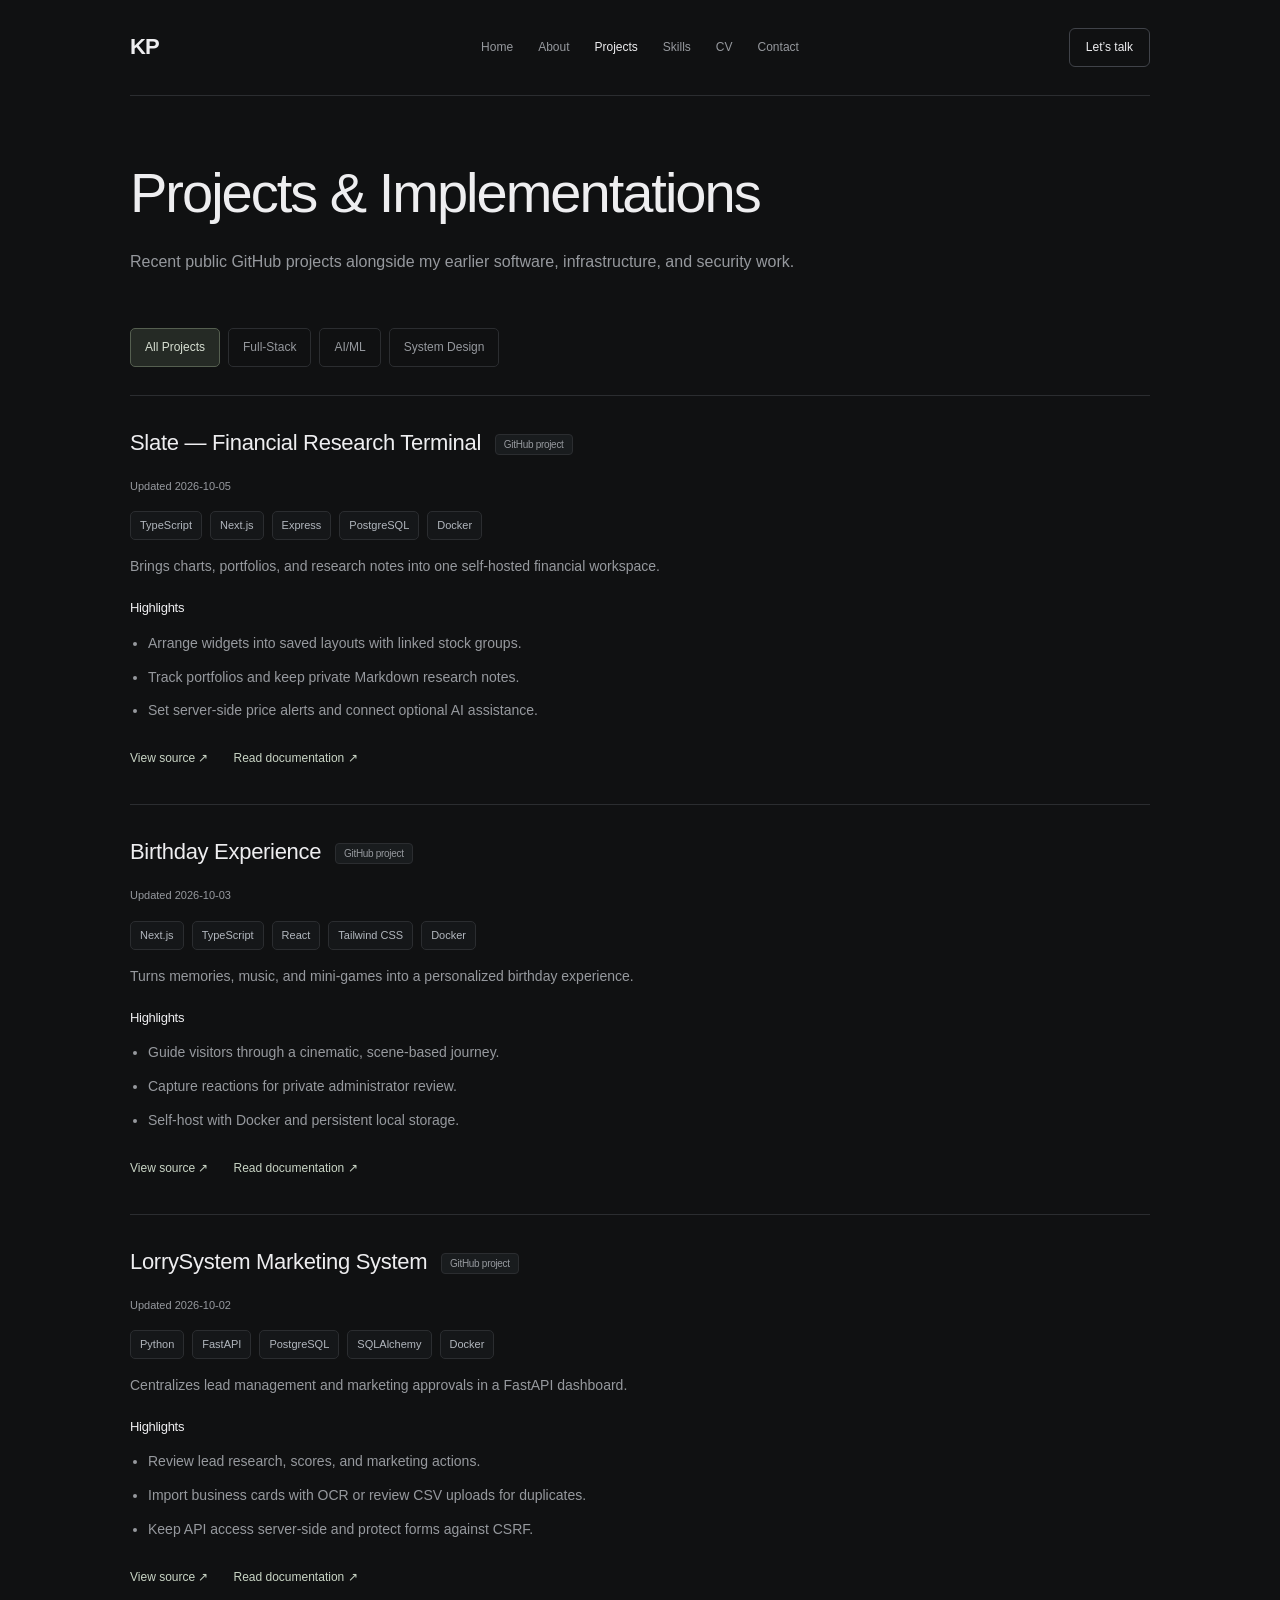
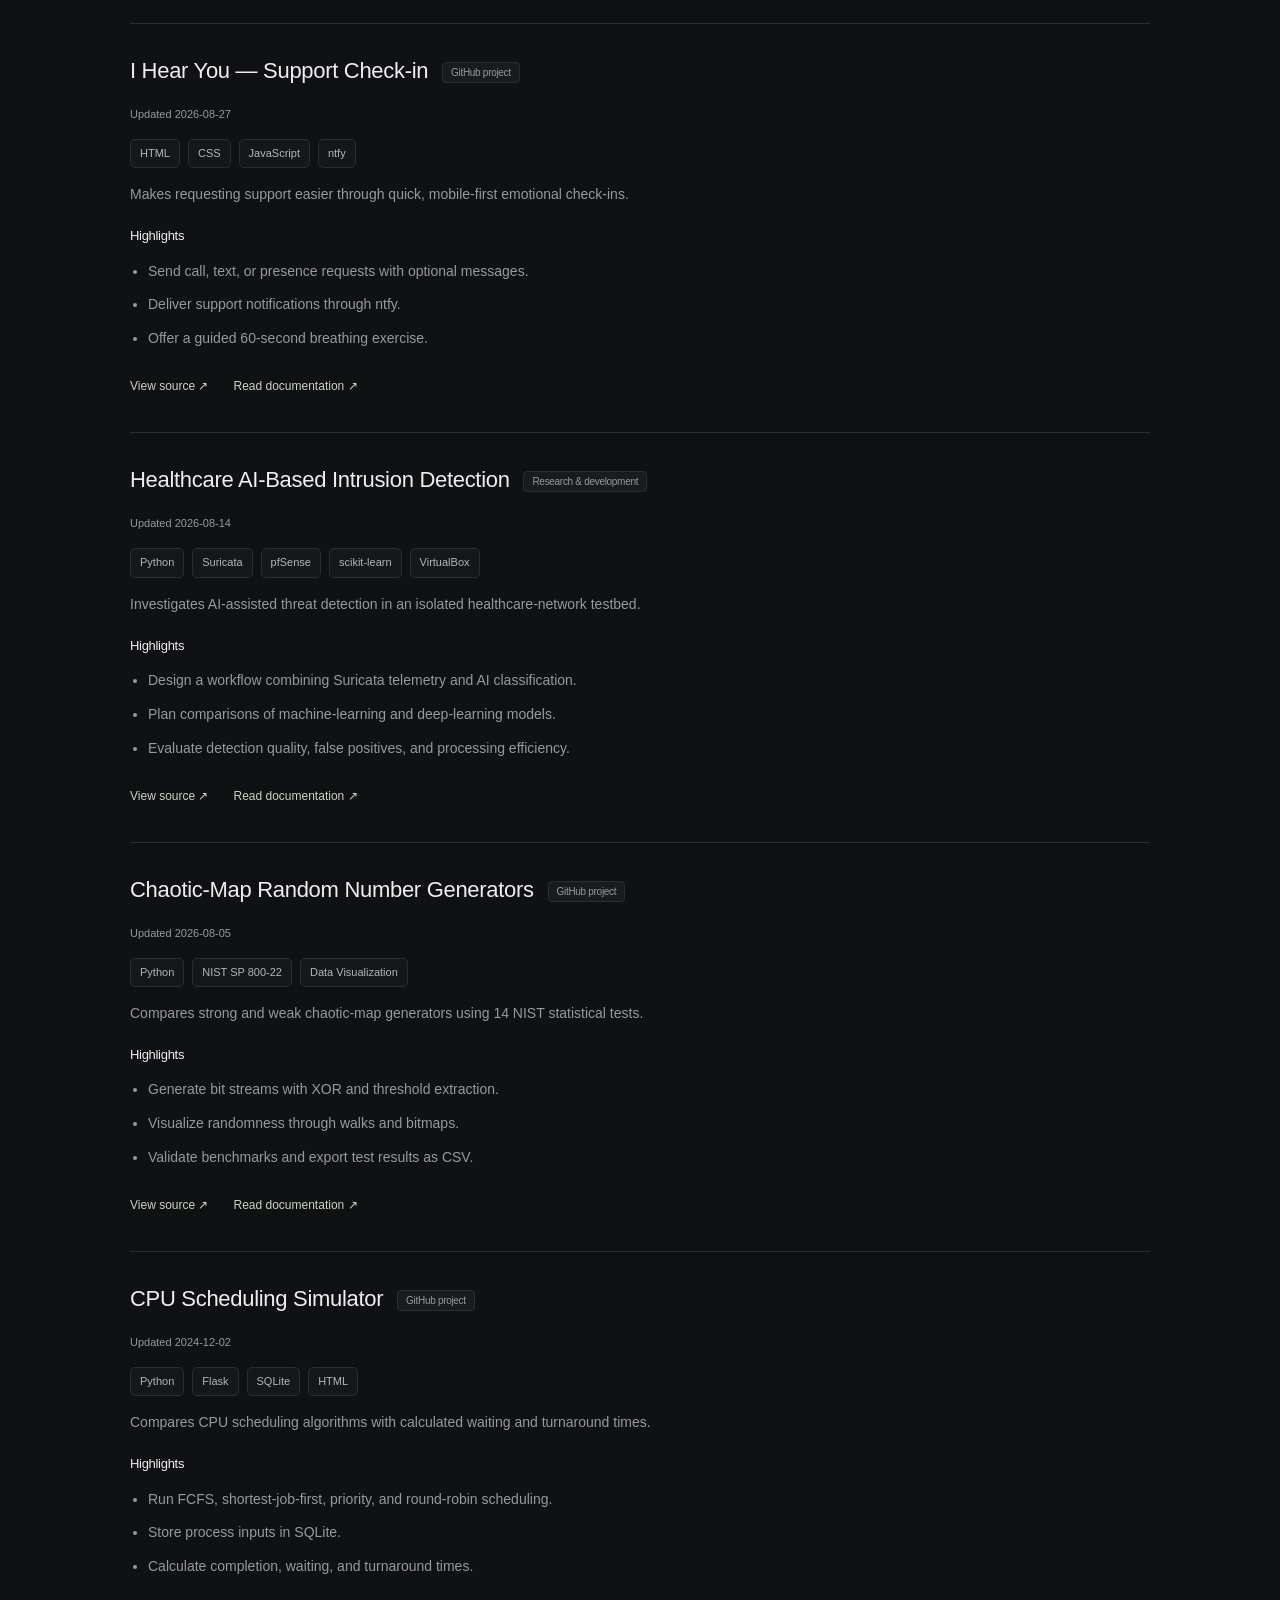
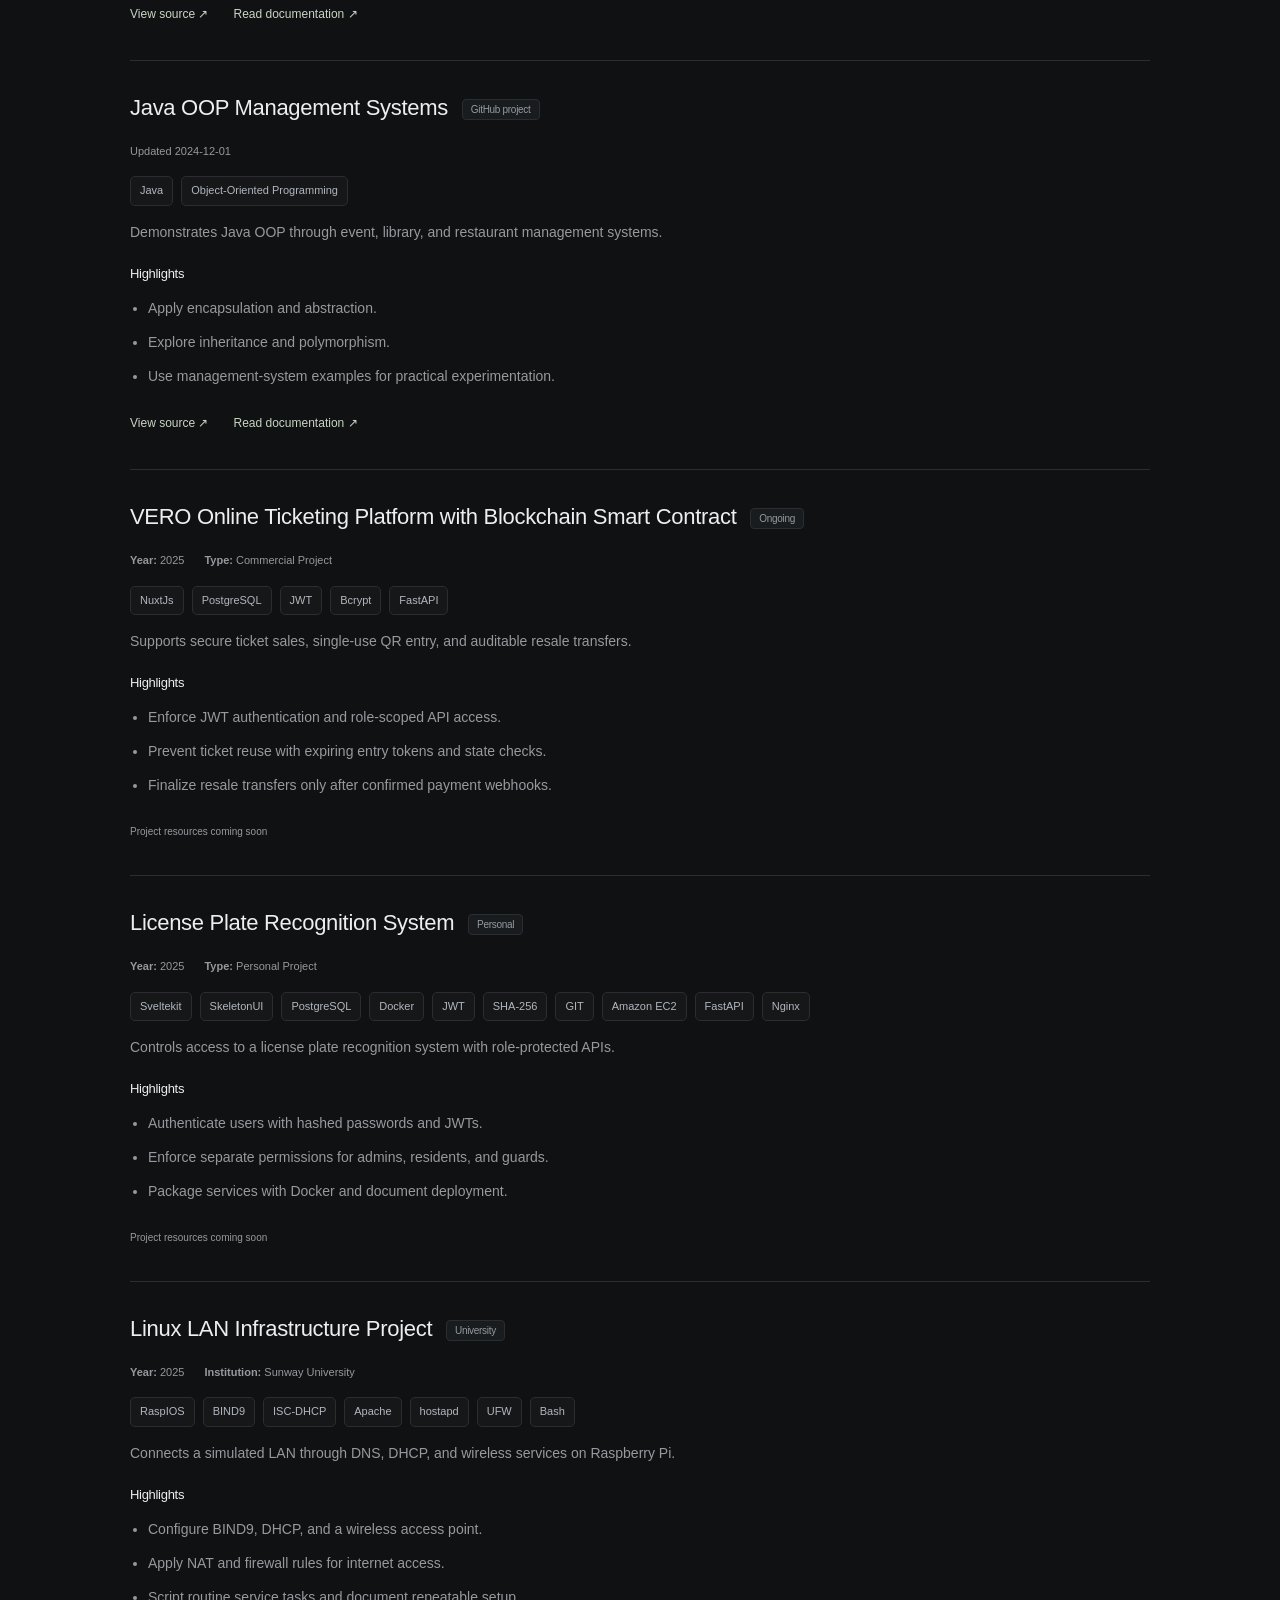
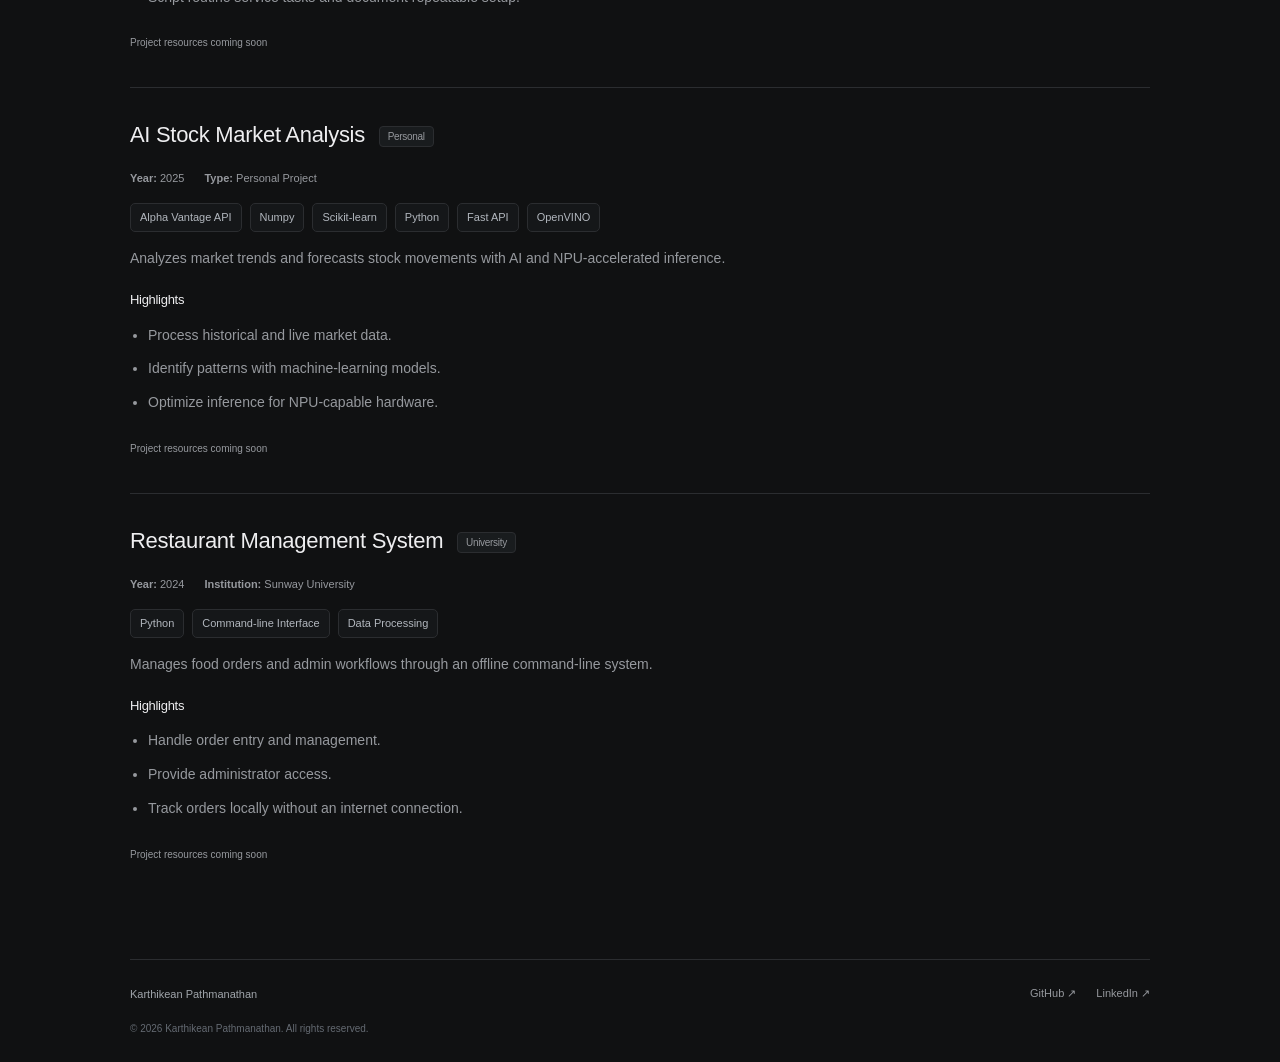
<file: pages/projects/index.html>
<!doctype html>
<html lang="en">
  <head>
    <meta charset="utf-8" />
    <meta name="viewport" content="width=device-width,initial-scale=1" />
    <title>Projects - Karthikean Pathmanathan</title>
    <meta name="description" content="Projects and implementations by Karthikean Pathmanathan" />
    <link rel="icon" href="../../assets/logo/KP_icon.png">
    <link rel="stylesheet" href="../../assets/css/portfolio.css" />
    <link rel="stylesheet" href="../../assets/css/home.css" />


  </head>
  <body class="minimal-home minimal-detail">
    <a class="skip-link" href="#main">Skip to content</a>
    <!-- header partial will be injected here -->
    <div id="partial-header"></div>

    <main id="main">
      <div class="page-header">
        <div class="container">
          <h1>Projects & Implementations</h1>
          <p>Recent public GitHub projects alongside my earlier software, infrastructure, and security work.</p>
        </div>
      </div>

      <div class="filter-tabs">
        <button class="filter-tab active" data-filter="all">All Projects</button>
        <button class="filter-tab" data-filter="fullstack">Full-Stack</button>
        <button class="filter-tab" data-filter="aiml">AI/ML</button>
        <button class="filter-tab" data-filter="system">System Design</button>
      </div>

      <section class="project-section">
        <div class="container">

          <article id="github-slate" class="project-card" data-category="fullstack aiml">
            <h3>Slate — Financial Research Terminal <span class="project-badge">GitHub project</span></h3>
            <div class="project-meta"><span>Updated <time datetime="2026-10-05">2026-10-05</time></span></div>
            <div class="tech-stack"><span class="tech-tag">TypeScript</span><span class="tech-tag">Next.js</span><span class="tech-tag">Express</span><span class="tech-tag">PostgreSQL</span><span class="tech-tag">Docker</span></div>
            <div class="project-description">
              <p>Brings charts, portfolios, and research notes into one self-hosted financial workspace.</p></div>
            <div class="project-highlights">
              <h4>Highlights</h4>
              <ul>
                <li>Arrange widgets into saved layouts with linked stock groups.</li>
                <li>Track portfolios and keep private Markdown research notes.</li>
                <li>Set server-side price alerts and connect optional AI assistance.</li>
              </ul>
            </div>
            <div class="project-links"><a href="https://github.com/geekedctrl/slate" target="_blank" rel="noopener noreferrer">View source ↗</a><a href="https://github.com/geekedctrl/slate#readme" target="_blank" rel="noopener noreferrer">Read documentation ↗</a></div>
          </article>

          <article id="github-birthday" class="project-card" data-category="fullstack">
            <h3>Birthday Experience <span class="project-badge">GitHub project</span></h3>
            <div class="project-meta"><span>Updated <time datetime="2026-10-03">2026-10-03</time></span></div>
            <div class="tech-stack"><span class="tech-tag">Next.js</span><span class="tech-tag">TypeScript</span><span class="tech-tag">React</span><span class="tech-tag">Tailwind CSS</span><span class="tech-tag">Docker</span></div>
            <div class="project-description">
              <p>Turns memories, music, and mini-games into a personalized birthday experience.</p></div>
            <div class="project-highlights">
              <h4>Highlights</h4>
              <ul>
                <li>Guide visitors through a cinematic, scene-based journey.</li>
                <li>Capture reactions for private administrator review.</li>
                <li>Self-host with Docker and persistent local storage.</li>
              </ul>
            </div>
            <div class="project-links"><a href="https://github.com/geekedctrl/birthday" target="_blank" rel="noopener noreferrer">View source ↗</a><a href="https://github.com/geekedctrl/birthday#readme" target="_blank" rel="noopener noreferrer">Read documentation ↗</a></div>
          </article>

          <article id="github-lorrysystem-marketing-system" class="project-card" data-category="fullstack">
            <h3>LorrySystem Marketing System <span class="project-badge">GitHub project</span></h3>
            <div class="project-meta"><span>Updated <time datetime="2026-10-02">2026-10-02</time></span></div>
            <div class="tech-stack"><span class="tech-tag">Python</span><span class="tech-tag">FastAPI</span><span class="tech-tag">PostgreSQL</span><span class="tech-tag">SQLAlchemy</span><span class="tech-tag">Docker</span></div>
            <div class="project-description">
              <p>Centralizes lead management and marketing approvals in a FastAPI dashboard.</p></div>
            <div class="project-highlights">
              <h4>Highlights</h4>
              <ul>
                <li>Review lead research, scores, and marketing actions.</li>
                <li>Import business cards with OCR or review CSV uploads for duplicates.</li>
                <li>Keep API access server-side and protect forms against CSRF.</li>
              </ul>
            </div>
            <div class="project-links"><a href="https://github.com/geekedctrl/lorrysystem-marketing-system" target="_blank" rel="noopener noreferrer">View source ↗</a><a href="https://github.com/geekedctrl/lorrysystem-marketing-system#readme" target="_blank" rel="noopener noreferrer">Read documentation ↗</a></div>
          </article>

          <article id="github-i-hear-you" class="project-card" data-category="fullstack">
            <h3>I Hear You — Support Check-in <span class="project-badge">GitHub project</span></h3>
            <div class="project-meta"><span>Updated <time datetime="2026-08-27">2026-08-27</time></span></div>
            <div class="tech-stack"><span class="tech-tag">HTML</span><span class="tech-tag">CSS</span><span class="tech-tag">JavaScript</span><span class="tech-tag">ntfy</span></div>
            <div class="project-description">
              <p>Makes requesting support easier through quick, mobile-first emotional check-ins.</p></div>
            <div class="project-highlights">
              <h4>Highlights</h4>
              <ul>
                <li>Send call, text, or presence requests with optional messages.</li>
                <li>Deliver support notifications through ntfy.</li>
                <li>Offer a guided 60-second breathing exercise.</li>
              </ul>
            </div>
            <div class="project-links"><a href="https://github.com/geekedctrl/i-hear-you" target="_blank" rel="noopener noreferrer">View source ↗</a><a href="https://github.com/geekedctrl/i-hear-you#readme" target="_blank" rel="noopener noreferrer">Read documentation ↗</a></div>
          </article>

          <article id="github-capstone-project" class="project-card" data-category="aiml system">
            <h3>Healthcare AI-Based Intrusion Detection <span class="project-badge">Research & development</span></h3>
            <div class="project-meta"><span>Updated <time datetime="2026-08-14">2026-08-14</time></span></div>
            <div class="tech-stack"><span class="tech-tag">Python</span><span class="tech-tag">Suricata</span><span class="tech-tag">pfSense</span><span class="tech-tag">scikit-learn</span><span class="tech-tag">VirtualBox</span></div>
            <div class="project-description">
              <p>Investigates AI-assisted threat detection in an isolated healthcare-network testbed.</p></div>
            <div class="project-highlights">
              <h4>Highlights</h4>
              <ul>
                <li>Design a workflow combining Suricata telemetry and AI classification.</li>
                <li>Plan comparisons of machine-learning and deep-learning models.</li>
                <li>Evaluate detection quality, false positives, and processing efficiency.</li>
              </ul>
            </div>
            <div class="project-links"><a href="https://github.com/geekedctrl/Capstone-Project" target="_blank" rel="noopener noreferrer">View source ↗</a><a href="https://github.com/geekedctrl/Capstone-Project#readme" target="_blank" rel="noopener noreferrer">Read documentation ↗</a></div>
          </article>

          <article id="github-random-number-generators-and-chaotic-maps" class="project-card" data-category="system">
            <h3>Chaotic-Map Random Number Generators <span class="project-badge">GitHub project</span></h3>
            <div class="project-meta"><span>Updated <time datetime="2026-08-05">2026-08-05</time></span></div>
            <div class="tech-stack"><span class="tech-tag">Python</span><span class="tech-tag">NIST SP 800-22</span><span class="tech-tag">Data Visualization</span></div>
            <div class="project-description">
              <p>Compares strong and weak chaotic-map generators using 14 NIST statistical tests.</p></div>
            <div class="project-highlights">
              <h4>Highlights</h4>
              <ul>
                <li>Generate bit streams with XOR and threshold extraction.</li>
                <li>Visualize randomness through walks and bitmaps.</li>
                <li>Validate benchmarks and export test results as CSV.</li>
              </ul>
            </div>
            <div class="project-links"><a href="https://github.com/geekedctrl/Random-Number-Generators-and-Chaotic-Maps" target="_blank" rel="noopener noreferrer">View source ↗</a><a href="https://github.com/geekedctrl/Random-Number-Generators-and-Chaotic-Maps#readme" target="_blank" rel="noopener noreferrer">Read documentation ↗</a></div>
          </article>

          <article id="github-cpu-scheduling" class="project-card" data-category="system">
            <h3>CPU Scheduling Simulator <span class="project-badge">GitHub project</span></h3>
            <div class="project-meta"><span>Updated <time datetime="2024-12-02">2024-12-02</time></span></div>
            <div class="tech-stack"><span class="tech-tag">Python</span><span class="tech-tag">Flask</span><span class="tech-tag">SQLite</span><span class="tech-tag">HTML</span></div>
            <div class="project-description">
              <p>Compares CPU scheduling algorithms with calculated waiting and turnaround times.</p></div>
            <div class="project-highlights">
              <h4>Highlights</h4>
              <ul>
                <li>Run FCFS, shortest-job-first, priority, and round-robin scheduling.</li>
                <li>Store process inputs in SQLite.</li>
                <li>Calculate completion, waiting, and turnaround times.</li>
              </ul>
            </div>
            <div class="project-links"><a href="https://github.com/geekedctrl/CPU-Scheduling" target="_blank" rel="noopener noreferrer">View source ↗</a><a href="https://github.com/geekedctrl/CPU-Scheduling#readme" target="_blank" rel="noopener noreferrer">Read documentation ↗</a></div>
          </article>

          <article id="github-java-oop-project" class="project-card" data-category="system">
            <h3>Java OOP Management Systems <span class="project-badge">GitHub project</span></h3>
            <div class="project-meta"><span>Updated <time datetime="2024-12-01">2024-12-01</time></span></div>
            <div class="tech-stack"><span class="tech-tag">Java</span><span class="tech-tag">Object-Oriented Programming</span></div>
            <div class="project-description">
              <p>Demonstrates Java OOP through event, library, and restaurant management systems.</p></div>
            <div class="project-highlights">
              <h4>Highlights</h4>
              <ul>
                <li>Apply encapsulation and abstraction.</li>
                <li>Explore inheritance and polymorphism.</li>
                <li>Use management-system examples for practical experimentation.</li>
              </ul>
            </div>
            <div class="project-links"><a href="https://github.com/geekedctrl/Java-OOP-Project" target="_blank" rel="noopener noreferrer">View source ↗</a><a href="https://github.com/geekedctrl/Java-OOP-Project#readme" target="_blank" rel="noopener noreferrer">Read documentation ↗</a></div>
          </article>

          <!-- VERO Online Ticketing Platform -->
          <article id="vero" class="project-card" data-category="fullstack">
            <h3>
              VERO Online Ticketing Platform with Blockchain Smart Contract
              <span class="project-badge">Ongoing</span>
            </h3>
            <div class="project-meta">
              <div class="meta-item">
                <strong>Year:</strong> 2025
              </div>
              <div class="meta-item">
                <strong>Type:</strong> Commercial Project
              </div>
            </div>
            <div class="tech-stack">
              <span class="tech-tag">NuxtJs</span>
              <span class="tech-tag">PostgreSQL</span>
              <span class="tech-tag">JWT</span>
              <span class="tech-tag">Bcrypt</span>
              <span class="tech-tag">FastAPI</span>
            </div>
            <div class="project-description">
              <p>Supports secure ticket sales, single-use QR entry, and auditable resale transfers.</p>
            </div>
            <div class="project-highlights">
              <h4>Highlights</h4>
              <ul>
                <li>Enforce JWT authentication and role-scoped API access.</li>
                <li>Prevent ticket reuse with expiring entry tokens and state checks.</li>
                <li>Finalize resale transfers only after confirmed payment webhooks.</li>
              </ul>
            </div>
            <div class="project-links">
              <span class="unavailable-link">Project resources coming soon</span>
</div>
          </article>

          <!-- License Plate Recognition System -->
          <article id="license-plate" class="project-card" data-category="fullstack">
            <h3>
              License Plate Recognition System
              <span class="project-badge">Personal</span>
            </h3>
            <div class="project-meta">
              <div class="meta-item">
                <strong>Year:</strong> 2025
              </div>
              <div class="meta-item">
                <strong>Type:</strong> Personal Project
              </div>
            </div>
            <div class="tech-stack">
              <span class="tech-tag">Sveltekit</span>
              <span class="tech-tag">SkeletonUI</span>
              <span class="tech-tag">PostgreSQL</span>
              <span class="tech-tag">Docker</span>
              <span class="tech-tag">JWT</span>
              <span class="tech-tag">SHA-256</span>
              <span class="tech-tag">GIT</span>
              <span class="tech-tag">Amazon EC2</span>
              <span class="tech-tag">FastAPI</span>
              <span class="tech-tag">Nginx</span>
            </div>
            <div class="project-description">
              <p>Controls access to a license plate recognition system with role-protected APIs.</p>
            </div>
            <div class="project-highlights">
              <h4>Highlights</h4>
              <ul>
                <li>Authenticate users with hashed passwords and JWTs.</li>
                <li>Enforce separate permissions for admins, residents, and guards.</li>
                <li>Package services with Docker and document deployment.</li>
              </ul>
            </div>
            <div class="project-links">
              <span class="unavailable-link">Project resources coming soon</span>
</div>
          </article>

          <!-- Linux Lan Infrastructure Project -->
          <article id="linux-lan" class="project-card" data-category="system">
            <h3>
              Linux LAN Infrastructure Project
              <span class="project-badge">University</span>
            </h3>
            <div class="project-meta">
              <div class="meta-item">
                <strong>Year:</strong> 2025
              </div>
              <div class="meta-item">
                <strong>Institution:</strong> Sunway University
              </div>
            </div>
            <div class="tech-stack">
              <span class="tech-tag">RaspIOS</span>
              <span class="tech-tag">BIND9</span>
              <span class="tech-tag">ISC-DHCP</span>
              <span class="tech-tag">Apache</span>
              <span class="tech-tag">hostapd</span>
              <span class="tech-tag">UFW</span>
              <span class="tech-tag">Bash</span>
            </div>
            <div class="project-description">
              <p>Connects a simulated LAN through DNS, DHCP, and wireless services on Raspberry Pi.</p>
            </div>
            <div class="project-highlights">
              <h4>Highlights</h4>
              <ul>
                <li>Configure BIND9, DHCP, and a wireless access point.</li>
                <li>Apply NAT and firewall rules for internet access.</li>
                <li>Script routine service tasks and document repeatable setup.</li>
              </ul>
            </div>
            <div class="project-links">
              <span class="unavailable-link">Project resources coming soon</span>
</div>
          </article>

          <!-- AI Stock Market Analysis -->
          <article id="ai-stock" class="project-card" data-category="aiml">
            <h3>
              AI Stock Market Analysis
              <span class="project-badge">Personal</span>
            </h3>
            <div class="project-meta">
              <div class="meta-item">
                <strong>Year:</strong> 2025
              </div>
              <div class="meta-item">
                <strong>Type:</strong> Personal Project
              </div>
            </div>
            <div class="tech-stack">
              <span class="tech-tag">Alpha Vantage API</span>
              <span class="tech-tag">Numpy</span>
              <span class="tech-tag">Scikit-learn</span>
              <span class="tech-tag">Python</span>
              <span class="tech-tag">Fast API</span>
              <span class="tech-tag">OpenVINO</span>
            </div>
            <div class="project-description">
              <p>Analyzes market trends and forecasts stock movements with AI and NPU-accelerated inference.</p>
            </div>
            <div class="project-highlights">
              <h4>Highlights</h4>
              <ul>
                <li>Process historical and live market data.</li>
                <li>Identify patterns with machine-learning models.</li>
                <li>Optimize inference for NPU-capable hardware.</li>
              </ul>
            </div>
            <div class="project-links">
              <span class="unavailable-link">Project resources coming soon</span>
</div>
          </article>

          <!-- Restaurant Management System -->
          <article id="restaurant" class="project-card" data-category="system">
            <h3>
              Restaurant Management System
              <span class="project-badge">University</span>
            </h3>
            <div class="project-meta">
              <div class="meta-item">
                <strong>Year:</strong> 2024
              </div>
              <div class="meta-item">
                <strong>Institution:</strong> Sunway University
              </div>
            </div>
            <div class="tech-stack">
              <span class="tech-tag">Python</span>
              <span class="tech-tag">Command-line Interface</span>
              <span class="tech-tag">Data Processing</span>
            </div>
            <div class="project-description">
              <p>Manages food orders and admin workflows through an offline command-line system.</p>
            </div>
            <div class="project-highlights">
              <h4>Highlights</h4>
              <ul>
                <li>Handle order entry and management.</li>
                <li>Provide administrator access.</li>
                <li>Track orders locally without an internet connection.</li>
              </ul>
            </div>
            <div class="project-links">
              <span class="unavailable-link">Project resources coming soon</span>
</div>
          </article>

        </div>
      </section>
    </main>

    <!-- footer partial will be injected here -->
    <div id="partial-footer"></div>


  <script src="../../assets/main.js" defer></script>
  </body>
</html>
</file>
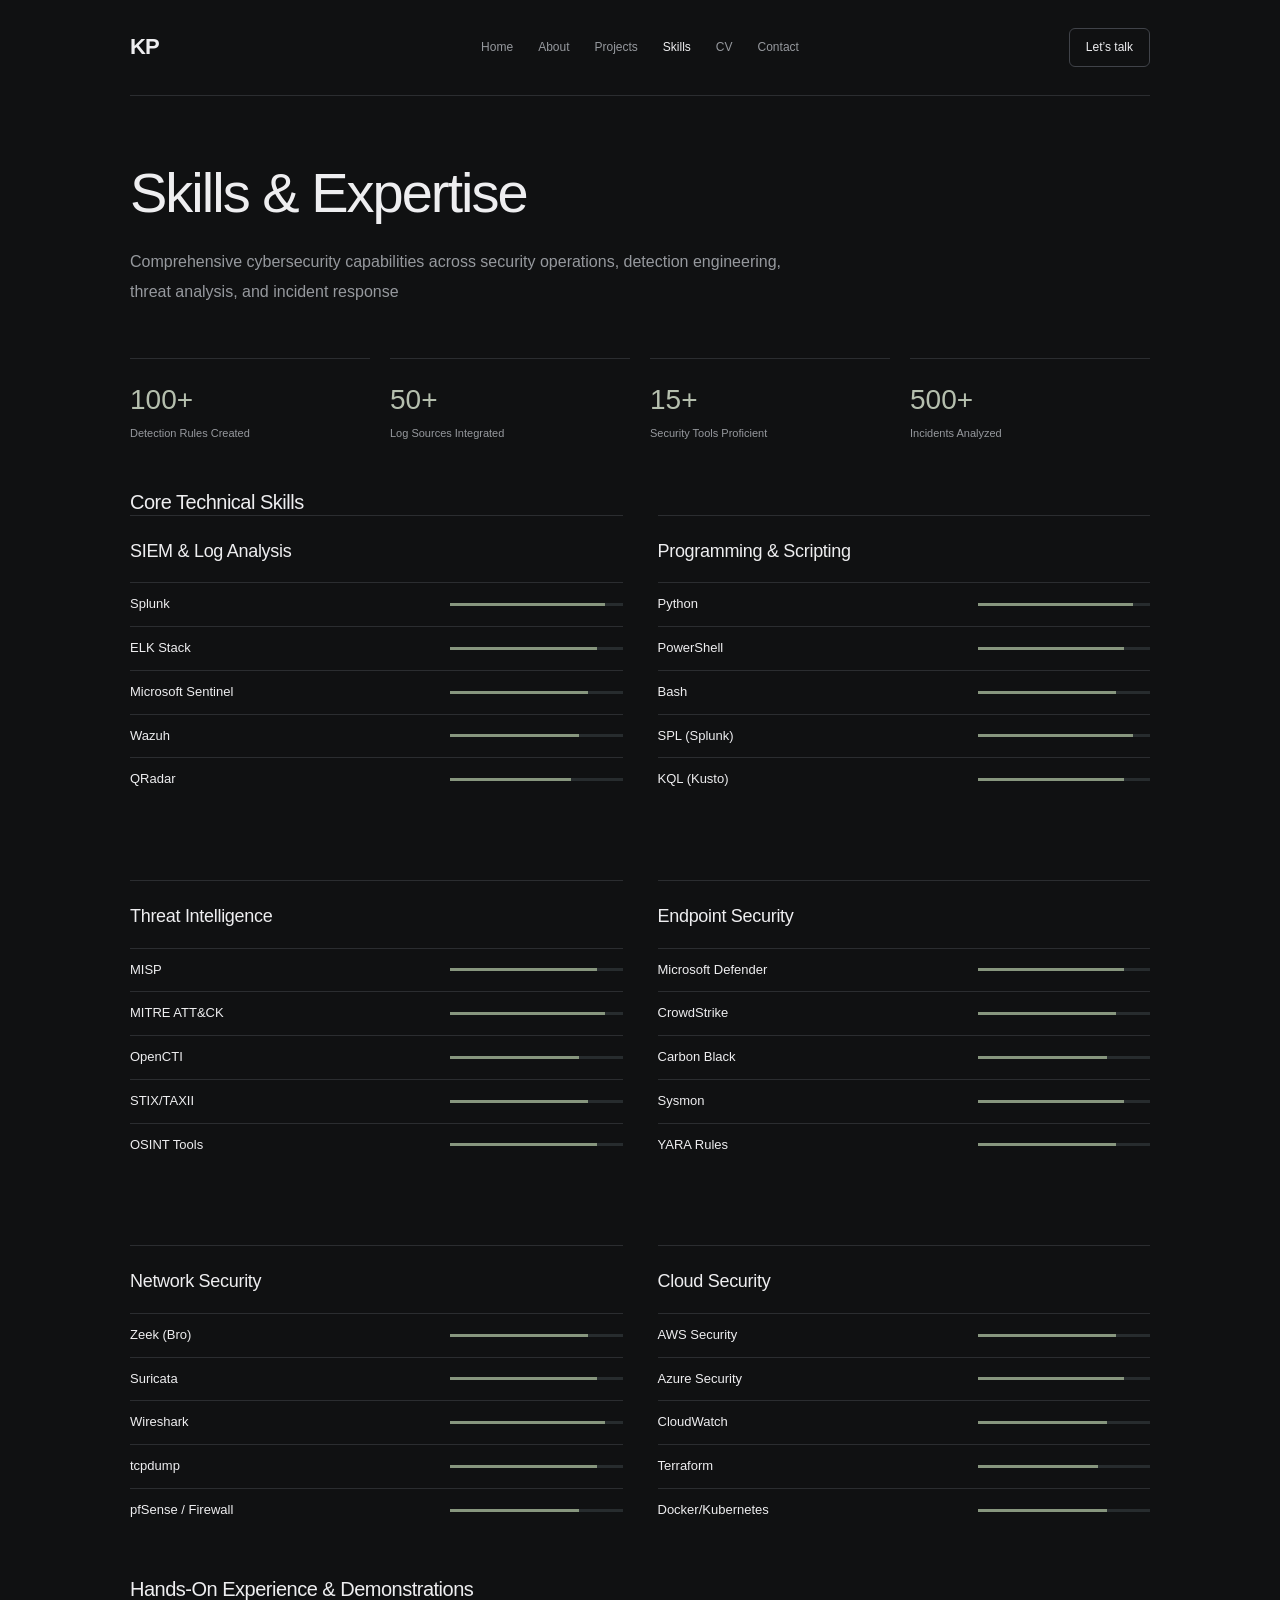
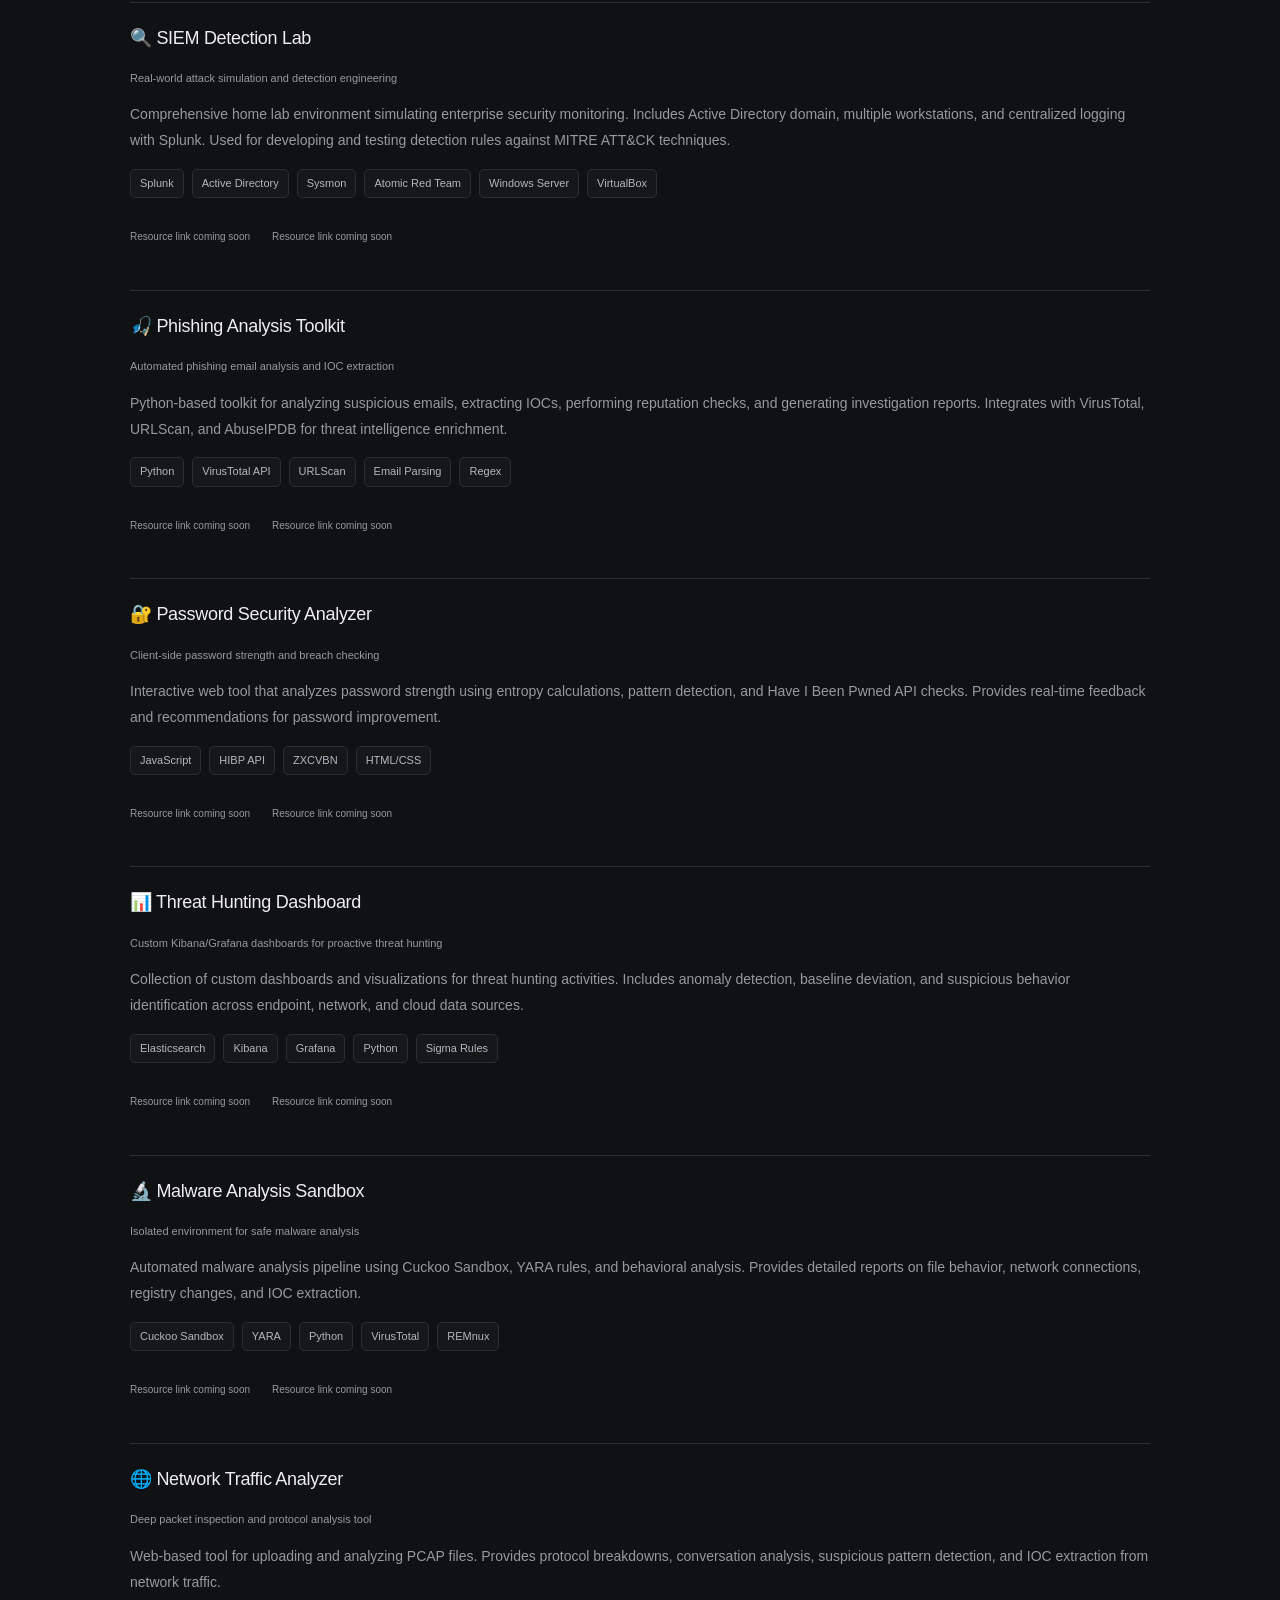
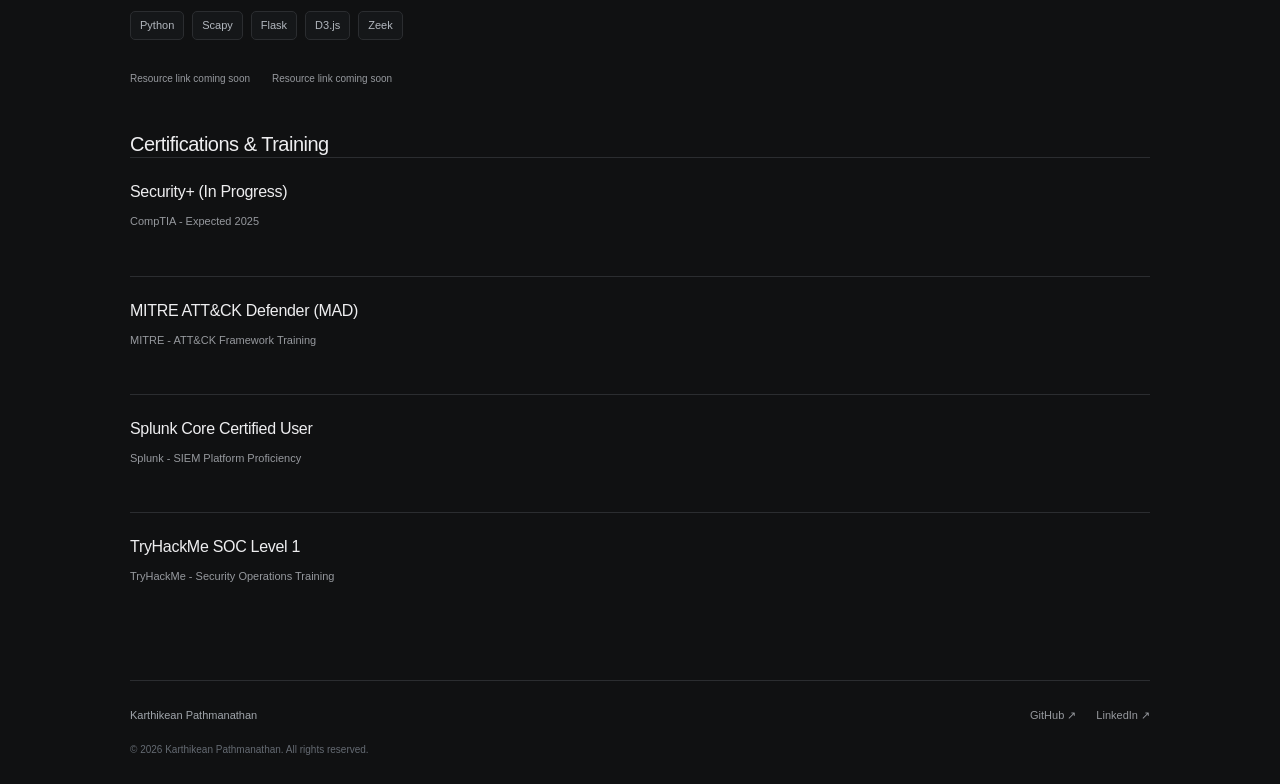
<file: pages/skills/index.html>
<!doctype html>
<html lang="en">
    <head>
    <meta charset="utf-8" />
    <meta name="viewport" content="width=device-width,initial-scale=1" />
    <title>Skills - Karthikean Pathmanathan</title>
    <meta name="description" content="Technical skills and expertise of Karthikean Pathmanathan" />
    <link rel="icon" type="image/png" href="../../assets/logo/KP_icon.png" />
    <link rel="stylesheet" href="../../assets/css/portfolio.css" />
    <link rel="stylesheet" href="../../assets/css/home.css" />


  </head>
  <body class="minimal-home minimal-detail">
    <a class="skip-link" href="#main">Skip to content</a>
    <!-- header partial will be injected here -->
    <div id="partial-header"></div>

    <main id="main">
      <div class="page-header">
        <div class="container">
          <h1>Skills & Expertise</h1>
          <p>Comprehensive cybersecurity capabilities across security operations, detection engineering, threat analysis, and incident response</p>
        </div>
      </div>

      <section class="labs-section">
        <div class="container">

          <!-- Stats Overview -->
          <div class="stats-grid">
            <div class="stat-card">
              <div class="stat-number">100+</div>
              <div class="stat-label">Detection Rules Created</div>
            </div>
            <div class="stat-card">
              <div class="stat-number">50+</div>
              <div class="stat-label">Log Sources Integrated</div>
            </div>
            <div class="stat-card">
              <div class="stat-number">15+</div>
              <div class="stat-label">Security Tools Proficient</div>
            </div>
            <div class="stat-card">
              <div class="stat-number">500+</div>
              <div class="stat-label">Incidents Analyzed</div>
            </div>
          </div>

          <!-- Core Skills -->
          <h2 class="section-title">Core Technical Skills</h2>
          <div class="skills-grid">

            <!-- SIEM & Log Analysis -->
            <div class="skill-category">
              <h3><span class="icon">📊</span> SIEM & Log Analysis</h3>
              <ul class="skill-list">
                <li class="skill-item">
                  <span class="skill-name">Splunk</span>
                  <div class="skill-level">
                    <div class="skill-level-bar">
                      <div class="skill-level-fill" style="width: 90%"></div>
                    </div>
                  </div>
                </li>
                <li class="skill-item">
                  <span class="skill-name">ELK Stack</span>
                  <div class="skill-level">
                    <div class="skill-level-bar">
                      <div class="skill-level-fill" style="width: 85%"></div>
                    </div>
                  </div>
                </li>
                <li class="skill-item">
                  <span class="skill-name">Microsoft Sentinel</span>
                  <div class="skill-level">
                    <div class="skill-level-bar">
                      <div class="skill-level-fill" style="width: 80%"></div>
                    </div>
                  </div>
                </li>
                <li class="skill-item">
                  <span class="skill-name">Wazuh</span>
                  <div class="skill-level">
                    <div class="skill-level-bar">
                      <div class="skill-level-fill" style="width: 75%"></div>
                    </div>
                  </div>
                </li>
                <li class="skill-item">
                  <span class="skill-name">QRadar</span>
                  <div class="skill-level">
                    <div class="skill-level-bar">
                      <div class="skill-level-fill" style="width: 70%"></div>
                    </div>
                  </div>
                </li>
              </ul>
            </div>

            <!-- Programming & Scripting -->
            <div class="skill-category">
              <h3><span class="icon">💻</span> Programming & Scripting</h3>
              <ul class="skill-list">
                <li class="skill-item">
                  <span class="skill-name">Python</span>
                  <div class="skill-level">
                    <div class="skill-level-bar">
                      <div class="skill-level-fill" style="width: 90%"></div>
                    </div>
                  </div>
                </li>
                <li class="skill-item">
                  <span class="skill-name">PowerShell</span>
                  <div class="skill-level">
                    <div class="skill-level-bar">
                      <div class="skill-level-fill" style="width: 85%"></div>
                    </div>
                  </div>
                </li>
                <li class="skill-item">
                  <span class="skill-name">Bash</span>
                  <div class="skill-level">
                    <div class="skill-level-bar">
                      <div class="skill-level-fill" style="width: 80%"></div>
                    </div>
                  </div>
                </li>
                <li class="skill-item">
                  <span class="skill-name">SPL (Splunk)</span>
                  <div class="skill-level">
                    <div class="skill-level-bar">
                      <div class="skill-level-fill" style="width: 90%"></div>
                    </div>
                  </div>
                </li>
                <li class="skill-item">
                  <span class="skill-name">KQL (Kusto)</span>
                  <div class="skill-level">
                    <div class="skill-level-bar">
                      <div class="skill-level-fill" style="width: 85%"></div>
                    </div>
                  </div>
                </li>
              </ul>
            </div>

            <!-- Threat Intelligence -->
            <div class="skill-category">
              <h3><span class="icon">🎯</span> Threat Intelligence</h3>
              <ul class="skill-list">
                <li class="skill-item">
                  <span class="skill-name">MISP</span>
                  <div class="skill-level">
                    <div class="skill-level-bar">
                      <div class="skill-level-fill" style="width: 85%"></div>
                    </div>
                  </div>
                </li>
                <li class="skill-item">
                  <span class="skill-name">MITRE ATT&CK</span>
                  <div class="skill-level">
                    <div class="skill-level-bar">
                      <div class="skill-level-fill" style="width: 90%"></div>
                    </div>
                  </div>
                </li>
                <li class="skill-item">
                  <span class="skill-name">OpenCTI</span>
                  <div class="skill-level">
                    <div class="skill-level-bar">
                      <div class="skill-level-fill" style="width: 75%"></div>
                    </div>
                  </div>
                </li>
                <li class="skill-item">
                  <span class="skill-name">STIX/TAXII</span>
                  <div class="skill-level">
                    <div class="skill-level-bar">
                      <div class="skill-level-fill" style="width: 80%"></div>
                    </div>
                  </div>
                </li>
                <li class="skill-item">
                  <span class="skill-name">OSINT Tools</span>
                  <div class="skill-level">
                    <div class="skill-level-bar">
                      <div class="skill-level-fill" style="width: 85%"></div>
                    </div>
                  </div>
                </li>
              </ul>
            </div>

            <!-- Endpoint Security -->
            <div class="skill-category">
              <h3><span class="icon">🛡️</span> Endpoint Security</h3>
              <ul class="skill-list">
                <li class="skill-item">
                  <span class="skill-name">Microsoft Defender</span>
                  <div class="skill-level">
                    <div class="skill-level-bar">
                      <div class="skill-level-fill" style="width: 85%"></div>
                    </div>
                  </div>
                </li>
                <li class="skill-item">
                  <span class="skill-name">CrowdStrike</span>
                  <div class="skill-level">
                    <div class="skill-level-bar">
                      <div class="skill-level-fill" style="width: 80%"></div>
                    </div>
                  </div>
                </li>
                <li class="skill-item">
                  <span class="skill-name">Carbon Black</span>
                  <div class="skill-level">
                    <div class="skill-level-bar">
                      <div class="skill-level-fill" style="width: 75%"></div>
                    </div>
                  </div>
                </li>
                <li class="skill-item">
                  <span class="skill-name">Sysmon</span>
                  <div class="skill-level">
                    <div class="skill-level-bar">
                      <div class="skill-level-fill" style="width: 85%"></div>
                    </div>
                  </div>
                </li>
                <li class="skill-item">
                  <span class="skill-name">YARA Rules</span>
                  <div class="skill-level">
                    <div class="skill-level-bar">
                      <div class="skill-level-fill" style="width: 80%"></div>
                    </div>
                  </div>
                </li>
              </ul>
            </div>

            <!-- Network Security -->
            <div class="skill-category">
              <h3><span class="icon">🌐</span> Network Security</h3>
              <ul class="skill-list">
                <li class="skill-item">
                  <span class="skill-name">Zeek (Bro)</span>
                  <div class="skill-level">
                    <div class="skill-level-bar">
                      <div class="skill-level-fill" style="width: 80%"></div>
                    </div>
                  </div>
                </li>
                <li class="skill-item">
                  <span class="skill-name">Suricata</span>
                  <div class="skill-level">
                    <div class="skill-level-bar">
                      <div class="skill-level-fill" style="width: 85%"></div>
                    </div>
                  </div>
                </li>
                <li class="skill-item">
                  <span class="skill-name">Wireshark</span>
                  <div class="skill-level">
                    <div class="skill-level-bar">
                      <div class="skill-level-fill" style="width: 90%"></div>
                    </div>
                  </div>
                </li>
                <li class="skill-item">
                  <span class="skill-name">tcpdump</span>
                  <div class="skill-level">
                    <div class="skill-level-bar">
                      <div class="skill-level-fill" style="width: 85%"></div>
                    </div>
                  </div>
                </li>
                <li class="skill-item">
                  <span class="skill-name">pfSense / Firewall</span>
                  <div class="skill-level">
                    <div class="skill-level-bar">
                      <div class="skill-level-fill" style="width: 75%"></div>
                    </div>
                  </div>
                </li>
              </ul>
            </div>

            <!-- Cloud Security -->
            <div class="skill-category">
              <h3><span class="icon">☁️</span> Cloud Security</h3>
              <ul class="skill-list">
                <li class="skill-item">
                  <span class="skill-name">AWS Security</span>
                  <div class="skill-level">
                    <div class="skill-level-bar">
                      <div class="skill-level-fill" style="width: 80%"></div>
                    </div>
                  </div>
                </li>
                <li class="skill-item">
                  <span class="skill-name">Azure Security</span>
                  <div class="skill-level">
                    <div class="skill-level-bar">
                      <div class="skill-level-fill" style="width: 85%"></div>
                    </div>
                  </div>
                </li>
                <li class="skill-item">
                  <span class="skill-name">CloudWatch</span>
                  <div class="skill-level">
                    <div class="skill-level-bar">
                      <div class="skill-level-fill" style="width: 75%"></div>
                    </div>
                  </div>
                </li>
                <li class="skill-item">
                  <span class="skill-name">Terraform</span>
                  <div class="skill-level">
                    <div class="skill-level-bar">
                      <div class="skill-level-fill" style="width: 70%"></div>
                    </div>
                  </div>
                </li>
                <li class="skill-item">
                  <span class="skill-name">Docker/Kubernetes</span>
                  <div class="skill-level">
                    <div class="skill-level-bar">
                      <div class="skill-level-fill" style="width: 75%"></div>
                    </div>
                  </div>
                </li>
              </ul>
            </div>

          </div>

          <!-- Hands-on Experience -->
          <h2 class="section-title">Hands-On Experience & Demonstrations</h2>

          <div class="lab-card">
            <h3>🔍 SIEM Detection Lab</h3>
            <div class="lab-meta">Real-world attack simulation and detection engineering</div>
            <div class="lab-description">
              <p>Comprehensive home lab environment simulating enterprise security monitoring. Includes Active Directory domain, multiple workstations, and centralized logging with Splunk. Used for developing and testing detection rules against MITRE ATT&CK techniques.</p>
            </div>
            <div class="lab-tech">
              <span class="tech-badge">Splunk</span>
              <span class="tech-badge">Active Directory</span>
              <span class="tech-badge">Sysmon</span>
              <span class="tech-badge">Atomic Red Team</span>
              <span class="tech-badge">Windows Server</span>
              <span class="tech-badge">VirtualBox</span>
            </div>
            <div class="lab-links">
              <span class="unavailable-link">Resource link coming soon</span>
              <span class="unavailable-link">Resource link coming soon</span>
            </div>
          </div>

          <div class="lab-card">
            <h3>🎣 Phishing Analysis Toolkit</h3>
            <div class="lab-meta">Automated phishing email analysis and IOC extraction</div>
            <div class="lab-description">
              <p>Python-based toolkit for analyzing suspicious emails, extracting IOCs, performing reputation checks, and generating investigation reports. Integrates with VirusTotal, URLScan, and AbuseIPDB for threat intelligence enrichment.</p>
            </div>
            <div class="lab-tech">
              <span class="tech-badge">Python</span>
              <span class="tech-badge">VirusTotal API</span>
              <span class="tech-badge">URLScan</span>
              <span class="tech-badge">Email Parsing</span>
              <span class="tech-badge">Regex</span>
            </div>
            <div class="lab-links">
              <span class="unavailable-link">Resource link coming soon</span>
              <span class="unavailable-link">Resource link coming soon</span>
            </div>
          </div>

          <div class="lab-card">
            <h3>🔐 Password Security Analyzer</h3>
            <div class="lab-meta">Client-side password strength and breach checking</div>
            <div class="lab-description">
              <p>Interactive web tool that analyzes password strength using entropy calculations, pattern detection, and Have I Been Pwned API checks. Provides real-time feedback and recommendations for password improvement.</p>
            </div>
            <div class="lab-tech">
              <span class="tech-badge">JavaScript</span>
              <span class="tech-badge">HIBP API</span>
              <span class="tech-badge">ZXCVBN</span>
              <span class="tech-badge">HTML/CSS</span>
            </div>
            <div class="lab-links">
              <span class="unavailable-link">Resource link coming soon</span>
              <span class="unavailable-link">Resource link coming soon</span>
            </div>
          </div>

          <div class="lab-card">
            <h3>📊 Threat Hunting Dashboard</h3>
            <div class="lab-meta">Custom Kibana/Grafana dashboards for proactive threat hunting</div>
            <div class="lab-description">
              <p>Collection of custom dashboards and visualizations for threat hunting activities. Includes anomaly detection, baseline deviation, and suspicious behavior identification across endpoint, network, and cloud data sources.</p>
            </div>
            <div class="lab-tech">
              <span class="tech-badge">Elasticsearch</span>
              <span class="tech-badge">Kibana</span>
              <span class="tech-badge">Grafana</span>
              <span class="tech-badge">Python</span>
              <span class="tech-badge">Sigma Rules</span>
            </div>
            <div class="lab-links">
              <span class="unavailable-link">Resource link coming soon</span>
              <span class="unavailable-link">Resource link coming soon</span>
            </div>
          </div>

          <div class="lab-card">
            <h3>🔬 Malware Analysis Sandbox</h3>
            <div class="lab-meta">Isolated environment for safe malware analysis</div>
            <div class="lab-description">
              <p>Automated malware analysis pipeline using Cuckoo Sandbox, YARA rules, and behavioral analysis. Provides detailed reports on file behavior, network connections, registry changes, and IOC extraction.</p>
            </div>
            <div class="lab-tech">
              <span class="tech-badge">Cuckoo Sandbox</span>
              <span class="tech-badge">YARA</span>
              <span class="tech-badge">Python</span>
              <span class="tech-badge">VirusTotal</span>
              <span class="tech-badge">REMnux</span>
            </div>
            <div class="lab-links">
              <span class="unavailable-link">Resource link coming soon</span>
              <span class="unavailable-link">Resource link coming soon</span>
            </div>
          </div>

          <div class="lab-card">
            <h3>🌐 Network Traffic Analyzer</h3>
            <div class="lab-meta">Deep packet inspection and protocol analysis tool</div>
            <div class="lab-description">
              <p>Web-based tool for uploading and analyzing PCAP files. Provides protocol breakdowns, conversation analysis, suspicious pattern detection, and IOC extraction from network traffic.</p>
            </div>
            <div class="lab-tech">
              <span class="tech-badge">Python</span>
              <span class="tech-badge">Scapy</span>
              <span class="tech-badge">Flask</span>
              <span class="tech-badge">D3.js</span>
              <span class="tech-badge">Zeek</span>
            </div>
            <div class="lab-links">
              <span class="unavailable-link">Resource link coming soon</span>
              <span class="unavailable-link">Resource link coming soon</span>
            </div>
          </div>

          <!-- Certifications -->
          <h2 class="section-title">Certifications & Training</h2>
          <div class="cert-card">
            <h4>Security+ (In Progress)</h4>
            <div class="cert-issuer">CompTIA - Expected 2025</div>
          </div>
          <div class="cert-card">
            <h4>MITRE ATT&CK Defender (MAD)</h4>
            <div class="cert-issuer">MITRE - ATT&CK Framework Training</div>
          </div>
          <div class="cert-card">
            <h4>Splunk Core Certified User</h4>
            <div class="cert-issuer">Splunk - SIEM Platform Proficiency</div>
          </div>
          <div class="cert-card">
            <h4>TryHackMe SOC Level 1</h4>
            <div class="cert-issuer">TryHackMe - Security Operations Training</div>
          </div>

        </div>
      </section>
    </main>

    <!-- footer partial will be injected here -->
    <div id="partial-footer"></div>


  <script src="../../assets/main.js" defer></script>
  </body>
</html>
</file>
<file: assets/css/portfolio.css>
/* Shared portfolio layout with a dark, cosmic visual theme. */
:root { --paper: #030014; --ink: #f3f0fa; --muted: #aaa6bd; --line: #211b35; --accent: #ee77d9; --panel: #09051c; --font: -apple-system, BlinkMacSystemFont, "Segoe UI", Arial, sans-serif; }
* { box-sizing: border-box; }
html { scroll-behavior: smooth; scroll-padding-top: 32px; }
body { margin: 0; background: var(--paper); color: var(--ink); font-family: var(--font); font-size: 14px; line-height: 1.75; -webkit-font-smoothing: antialiased; }
a { color: inherit; text-decoration: none; }
a:hover { color: #e77adb; }
button, input, textarea { font: inherit; }
a:focus-visible, button:focus-visible, input:focus-visible, textarea:focus-visible { outline: 2px solid #555; outline-offset: 5px; }
[hidden] { display: none !important; }
.container, .cv-shell, .contact-shell { width: min(900px, calc(100% - 48px)); margin-inline: auto; padding: 0; }
.skip-link { position: fixed; top: -100px; left: 20px; z-index: 100; background: #171026; color: white; padding: 10px; }
.skip-link:focus { top: 10px; }
.site-header { position: relative; z-index: 20; }
.header-inner { min-height: 100px; display: flex; align-items: center; justify-content: space-between; gap: 20px; border-bottom: 1px solid var(--line); }
.logo { font-size: 14px; font-weight: 600; white-space: nowrap; }
.nav { display: flex; gap: 26px; font-size: 12px; color: var(--muted); }
.nav a[aria-current] { color: var(--ink); text-decoration: underline; text-underline-offset: 6px; }
.nav-toggle { display: none; }
h1, h2, h3, h4 { line-height: 1.25; font-weight: 500; }
h1 { font-size: clamp(38px, 5vw, 56px); letter-spacing: -2px; margin: 15px 0 24px; }
h2 { font-size: 20px; letter-spacing: -.4px; margin: 0; }
h3 { font-size: 16px; margin: 0 0 8px; }
.eyebrow, .section-eyebrow { color: var(--muted); font-size: 11px; letter-spacing: .5px; margin: 0 0 16px; }
.intro-section { padding: 82px 0 64px; }
.lead { max-width: 510px; font-size: 16px; line-height: 1.8; color: var(--muted); }
.intro-links { display: flex; gap: 28px; margin-top: 27px; }
.text-link { display: inline-block; font-size: 12px; border-bottom: 1px solid #bbb; padding-bottom: 2px; }
.location { color: var(--muted); font-size: 11px; margin-top: 30px; }
.location span { margin: 0 9px; }
.home-section { border-top: 1px solid var(--line); padding: 36px 0 48px; }
.section-heading { display: flex; align-items: center; justify-content: space-between; gap: 20px; margin-bottom: 12px; }
.project-row { display: flex; align-items: center; justify-content: space-between; gap: 25px; padding: 25px 0; border-bottom: 1px solid var(--line); }
.project-row:last-child { border-bottom: 0; padding-bottom: 0; }
.project-row p { color: var(--muted); font-size: 13px; margin: 0 0 7px; }
.project-row small { font-size: 11px; color: var(--muted); }
.project-row > span { color: var(--muted); font-size: 18px; }
.project-row:hover h3 { text-decoration: underline; text-underline-offset: 4px; }
.about { display: grid; grid-template-columns: 1fr 2fr; gap: 35px; }
.about p { color: var(--muted); margin: 0 0 16px; }
.contact { padding-bottom: 70px; }
.contact p { color: var(--muted); font-size: 13px; }
.site-footer { padding: 0 0 30px; }
.footer-inner { display: flex; justify-content: space-between; gap: 20px; border-top: 1px solid var(--line); padding-top: 25px; color: var(--muted); font-size: 10px; }
.footer-links { display: flex; gap: 18px; }
.cta, .btn, .cv-actions a { display: inline-flex; align-items: center; padding: 10px 16px; border: 1px solid var(--line); background: #171026; color: #fff; font-size: 12px; cursor: pointer; }
.cta:hover { background: #444; }
.chip-list, .tech-stack, .skill-tags, .cv-chip-list, .lab-tech, .contact-badges { display: flex; flex-wrap: wrap; gap: 8px; }
.tech-tag, .skill-tag, .cv-chip, .tech-badge, .contact-badge { font-size: 11px; color: var(--muted); background: #100b25; padding: 3px 8px; }

/* Detailed pages */

.cv-page,.contact-page{padding:55px 0 75px}.page-header{padding:60px 0 35px}.page-header h1,.cv-hero h1,.contact-hero h1{font-size:clamp(32px,4vw,46px);letter-spacing:-1.5px;max-width:850px}.page-header p,.cv-summary,.cv-role,.section-copy,.contact-hero .lead{color:var(--muted);max-width:680px}.cv-hero{display:grid;grid-template-columns:1.2fr 1fr;gap:60px;margin-bottom:65px}.cv-actions{display:flex;gap:12px;flex-wrap:wrap;margin-top:25px}.cv-actions a:not(.primary){background:transparent;color:var(--ink);border-color:var(--line)}.cv-profile-card{border-left:1px solid var(--line);padding-left:35px}.cv-profile-card h2{font-size:22px;letter-spacing:-.6px}.cv-info-table{width:100%;border-collapse:collapse;margin-top:20px;font-size:12px}.cv-info-table th,.cv-info-table td{text-align:left;vertical-align:top;border-bottom:1px solid var(--line);padding:12px 0;overflow-wrap:anywhere}.cv-info-table th{width:30%;font-weight:500;color:var(--muted);padding-right:15px}.cv-section{border-top:1px solid var(--line);padding-top:30px;margin-top:40px}.section-head{margin-bottom:25px}.section-head .eyebrow{margin-bottom:10px}.cv-highlights,.skill-grid,.cert-grid{display:grid;grid-template-columns:repeat(2,1fr);gap:20px}.cv-highlight,.skill-group,.cert-item{padding:25px;background:transparent}.cv-highlight h3,.skill-group h4,.cert-item h4{font-size:17px;margin:0 0 12px}.cv-highlight p,.cert-details{color:var(--muted);font-size:13px;margin:0}.cv-entry{padding:25px 0;border-bottom:1px solid var(--line)}.cv-entry-header{display:flex;justify-content:space-between;gap:20px}.cv-entry h3{font-size:20px;margin:0 0 10px}.cv-entry-company,.cv-entry-location,.cv-entry-meta{color:var(--muted);font-size:12px;margin:4px 0}.cv-list{color:var(--muted);font-size:13px;padding-left:18px}.cv-list li{margin:8px 0}.filter-tabs{width:min(900px,calc(100% - 48px));margin:0 auto 30px;display:flex;gap:8px;flex-wrap:wrap}.filter-tab{cursor:pointer;border:1px solid var(--line);background:transparent;padding:9px 16px;font-size:12px;color:var(--muted)}.filter-tab.active{background:var(--ink);color:var(--paper);border-color:var(--ink)}.project-section{padding-bottom:60px}.project-section .container{display:grid;grid-template-columns:1fr;gap:25px;align-items:start}.project-card{border:0;border-top:1px solid var(--line);padding:30px 0;background:transparent;scroll-margin-top:25px}.project-card h3{font-size:24px;letter-spacing:-.7px;margin:0 0 20px}.project-badge{display:inline-block;font:9px var(--font);padding:5px 8px;background:#100b25;vertical-align:middle;margin:8px 0}.project-meta{display:flex;gap:20px;font-size:10px;color:var(--muted);margin-bottom:15px}.project-description,.project-highlights,.lab-description{font-size:13px;color:var(--muted)}.project-highlights h4{color:var(--ink)}.project-highlights ul{padding-left:18px}.project-highlights li{margin:8px 0}.project-links,.lab-links{border-top:1px solid var(--line);padding-top:15px;display:flex;gap:22px;font-size:11px}.project-links img{width:14px;height:14px;vertical-align:middle;margin-right:4px}.unavailable-link{color:var(--muted);font-size:10px}.skills-section{padding:25px 0 50px}.skills-grid{display:grid;grid-template-columns:repeat(2,1fr);gap:25px}.skill-category,.lab-card,.cert-card{background:transparent;padding:25px 0;border:0;border-top:1px solid var(--line);margin-bottom:20px}.skill-category h3,.lab-card h3{font-size:19px;margin:0 0 20px}.skill-list{list-style:none;padding:0;margin:0}.skill-item{display:flex;align-items:center;justify-content:space-between;border-top:1px solid var(--line);padding:10px 0;font-size:12px}.skill-level{width:35%}.skill-level-bar{height:3px;background:#211b35}.skill-level-fill{height:100%;background:#444}.section-title{margin:15px 0 25px;font-size:30px}.lab-meta,.cert-issuer{font-size:11px;color:var(--muted)}.lab-tech{margin:15px 0}.cert-card h4{margin:0 0 10px}.contact-hero{padding-bottom:40px;border-bottom:1px solid var(--line);margin-bottom:40px}.section-eyebrow{font-size:10px;text-transform:uppercase;letter-spacing:1.7px;color:var(--muted)}.contact-pills{list-style:none;display:flex;gap:10px;flex-wrap:wrap;padding:0;margin-top:25px}.contact-pills li{border:1px solid var(--line);padding:5px 12px;font-size:11px}.contact-grid{display:grid;grid-template-columns:1fr 1.2fr;gap:70px}.contact-panel .section-title{font-size:28px}.section-copy{font-size:13px}.contact-methods{margin-top:25px}.contact-method{display:flex;gap:15px;padding:17px 0;border-top:1px solid var(--line)}.contact-method-icon{display:grid;place-items:center;background:transparent;width:38px;height:38px;flex-shrink:0}.contact-method-label{font-size:9px;letter-spacing:1px;text-transform:uppercase;color:var(--muted)}.contact-method-value{font-size:13px;overflow-wrap:anywhere}.contact-badges{margin-top:20px}.contact-form{display:grid;gap:18px;margin-top:25px}.contact-form-row{display:grid;grid-template-columns:1fr 1fr;gap:18px}.contact-form label{display:grid;gap:7px;font-size:11px}.contact-form input,.contact-form textarea{width:100%;border:1px solid var(--line);padding:12px;background:var(--panel);color:var(--ink);border-radius:0}.contact-form textarea{min-height:150px;resize:vertical}.contact-form button{justify-content:center}.form-note{font-size:10px;color:var(--muted);margin:0}.contact-note{padding:20px;border-left:2px solid #6c7c4e;background:transparent;margin-top:45px;font-size:12px;color:var(--muted)}

.stats-grid { display: grid; grid-template-columns: repeat(4, 1fr); gap: 20px; margin-bottom: 30px; }
.stat-card { padding: 16px 0; border-top: 1px solid var(--line); }
.stat-number { font-size: 26px; }
.stat-label { color: var(--muted); font-size: 11px; }
.labs-section { padding-bottom: 50px; }
.cv-highlight, .skill-group, .cert-item { padding: 20px 0; border-top: 1px solid var(--line); }
.skill-level-fill { background: #c17bea; }
.contact-pills li { border: 0; background: #100b25; }
.contact-note { border-left: 1px solid var(--line); background: transparent; padding: 0 0 0 20px; }
@media (max-width: 720px) {
 .header-inner { min-height: 78px; }
 .nav-toggle { display: block; border: 1px solid var(--line); background: var(--panel); padding: 6px 12px; cursor: pointer; font-size: 12px; }
 .nav { display: none; position: absolute; top: 78px; left: 0; right: 0; flex-direction: column; gap: 0; padding: 12px 24px; background: var(--panel); border-bottom: 1px solid var(--line); }
 .nav.active { display: flex; }
 .nav a { padding: 10px 0; }
 .intro-section { padding: 50px 0 40px; }
 h1 { letter-spacing: -1.5px; }
 .lead { font-size: 15px; }
 .about { grid-template-columns: 1fr; gap: 20px; }
 .home-section { padding-top: 28px; padding-bottom: 36px; }
 .footer-inner { flex-direction: column; gap: 12px; }
 .cv-hero, .contact-grid, .skills-grid, .cv-highlights, .skill-grid, .cert-grid { grid-template-columns: 1fr; }
 .cv-profile-card { border-left: 0; padding: 25px 0 0; border-top: 1px solid var(--line); }
 .cv-entry-header { flex-direction: column; gap: 6px; }
 .cv-page, .contact-page { padding-top: 35px; }
 .page-header { padding-top: 40px; }
 .page-header h1, .cv-hero h1, .contact-hero h1 { font-size: 34px; letter-spacing: -1px; }
 .contact-grid { gap: 35px; }
 .contact-form-row { grid-template-columns: 1fr; }
 .project-meta { flex-wrap: wrap; gap: 10px; }
 .filter-tabs { width: calc(100% - 48px); }
 .stats-grid { grid-template-columns: repeat(2, 1fr); }
}
@media (prefers-reduced-motion: reduce) { html { scroll-behavior: auto; } }
@media print {
 .site-header, .site-footer, .skip-link, .cv-actions { display: none; }
 .cv-shell { width: 100%; }
 .cv-page { padding: 0; }
 .cv-hero { gap: 25px; margin-bottom: 20px; }
 .cv-section { margin-top: 20px; padding-top: 15px; }
 .cv-entry, .cv-highlight, .skill-group, .cert-item { break-inside: avoid; }
 body { font-size: 11px; color: black; }
 h2 { font-size: 20px; }
}
/* Reference-inspired cosmic theme. */
html{scroll-padding-top:95px}
body{background:#030014;color:var(--ink)}
.container,.cv-shell,.contact-shell{width:min(1152px,calc(100% - 64px))}
.gradient-text{background:linear-gradient(100deg,#ef70d0 0%,#a48ee8 50%,#50c7ea 100%);background-clip:text;-webkit-background-clip:text;color:transparent}
.site-header{position:absolute;top:0;left:0;right:0;background:transparent}
.header-inner{min-height:86px;border:0;gap:30px}
.logo{font-size:25px;font-weight:750;letter-spacing:-1px}
.nav{gap:26px;font-size:13px}
.nav a[aria-current]{color:#f5ecfa;text-decoration:none}
.nav a:hover{color:#ee77d9}
.hire-link{padding:9px 22px;border-radius:30px;background:linear-gradient(100deg,#f366d4,#50c8ec);color:#fff;font-size:12px;white-space:nowrap}
.hire-link:hover{color:white;filter:brightness(1.1)}
.space-hero{position:relative;min-height:850px;height:100svh;max-height:1050px;display:grid;align-items:center;overflow:hidden;background:radial-gradient(ellipse at 50% 47%,#140b2940,transparent 55%),#050217}
#starfield{position:absolute;inset:0;width:100%;height:100%;pointer-events:none}
.hero-content{position:relative;text-align:center;padding-top:65px}
.hero-kicker{font-size:11px;letter-spacing:3px;color:#b6adc6;margin:0 0 13px}
.hero-content h1{font-size:clamp(56px,7.3vw,104px);font-weight:750;letter-spacing:-4px;margin:0 0 15px;line-height:1.15;filter:drop-shadow(0 0 22px #ba73e14a)}
.hero-content h2{font-size:clamp(20px,2.6vw,34px);font-weight:600;letter-spacing:-.6px}
.hero-rule{height:2px;width:260px;max-width:75%;margin:20px auto;background:linear-gradient(90deg,#df63d2,#50c8ec)}
.hero-content>p:not(.hero-kicker){font-size:18px;line-height:1.6;color:#c8c4d5;margin:0 auto 24px;max-width:630px}
.social-icons{display:flex;justify-content:center;gap:17px}
.social-icons a{display:grid;place-items:center;width:45px;height:45px;border-radius:50%;border:1px solid #292037;color:#c5bfd3;transition:border-color .2s,color .2s,transform .2s}
.social-icons svg{width:21px;height:21px}
.social-icons a:hover{color:#ec76d4;border-color:#9c57ac;transform:translateY(-3px)}
.discover{display:inline-block;margin-top:22px;font-size:30px;line-height:1;color:#e676d8}
.space-section{padding:85px 0}
.space-section h2{font-size:36px;font-weight:700;letter-spacing:-.8px;margin:0 0 22px}
.center-heading{text-align:center;margin-bottom:40px}
.center-heading h2{margin-bottom:12px}
.center-heading p{color:var(--muted);font-size:14px;margin:0}
.about-grid{display:grid;grid-template-columns:1fr 1fr;gap:48px;align-items:center}
.about-image{width:100%;height:350px;object-fit:cover;border-radius:12px;filter:brightness(.8)}
.about-grid p{color:var(--muted);font-size:14px;line-height:1.8}
.about-facts{display:grid;grid-template-columns:1fr 1fr;gap:15px;margin:24px 0}
.about-facts a{border:1px solid #392040;border-radius:8px;padding:20px}
.about-facts a:last-child{border-color:#16334b}
.about-facts strong,.about-facts small{display:block;font-size:12px;margin-top:8px}
.about-facts small{font-size:11px;color:var(--muted);font-weight:400;margin-top:4px}
.fact-icon{color:#ee77d9;font-size:23px;line-height:1}.cyan{color:#50c8ec}
.text-link{color:#c48fea;border:0;font-size:13px}.text-link:hover{color:#55c8ed}
.featured-grid{display:grid;grid-template-columns:repeat(3,minmax(0,1fr));gap:30px}
.featured-card{border:1px solid var(--line);border-radius:10px;overflow:hidden;background:#060218;transition:transform .2s,border-color .2s}
.featured-card:hover{transform:translateY(-5px);border-color:#624176}
.featured-card img{width:100%;height:200px;object-fit:cover;display:block;filter:brightness(.85)}
.featured-body{padding:23px}
.featured-body h3{font-size:17px;font-weight:600;margin:0 0 12px}
.featured-body p{font-size:13px;color:var(--muted);line-height:1.6;min-height:64px;margin:0 0 15px}
.tech-tag,.skill-tag,.cv-chip,.tech-badge,.contact-badge{font-size:10px;border:1px solid var(--line);border-radius:20px;background:transparent;padding:3px 9px;color:#b9b4cd}
.project-detail{display:inline-block;margin-top:19px;font-size:12px;color:#55c6e9}
.section-action{text-align:center;margin-top:30px}
.technology-grid{display:grid;grid-template-columns:repeat(4,1fr);gap:23px}
.technology-grid>div{border:1px solid #19122c;border-radius:8px;text-align:center;padding:28px 12px;background:#050117;transition:border-color .2s}
.technology-grid>div:hover{border-color:#604177}
.technology-grid h3{font-size:13px;font-weight:600;margin:17px 0 0}
.technology-symbol{display:inline-grid;place-items:center;width:60px;height:60px;border-radius:50%;background:#14102c;font:bold 22px ui-monospace,monospace;color:#bd87ed}
.python{color:#ffd65b}.linux{color:#e6e0fa}.postgres{color:#71b6e9;font-size:18px}.fastapi{color:#57d9ba;font-size:34px}.html{color:#f2845b}.js{color:#f5d663}.docker{color:#4bcbf0;font-size:35px}.git{color:#f58871;font-size:38px}
.home-form{max-width:760px;margin:0 auto;border:1px solid var(--line);padding:32px;border-radius:12px;gap:22px}
.contact-form label{font-size:12px;color:#d1cadd}
.contact-form input,.contact-form textarea{border:1px solid var(--line);background:#050217;border-radius:6px;padding:13px 14px;color:#f4eefb}
.contact-form input:focus,.contact-form textarea:focus{border-color:#b372db;outline:1px solid #b372db;outline-offset:0}
.cta,.cv-actions .cta{border:0;background:linear-gradient(100deg,#ed61d2,#49c6eb);border-radius:6px;color:#fff;padding:12px 20px}
.cta:hover{background:linear-gradient(100deg,#e27ed9,#70d4ef)}
.site-footer{border-top:1px solid var(--line);padding:55px 0 30px;margin-top:25px}
.footer-grid{display:grid;grid-template-columns:1.2fr .8fr 1fr;gap:60px;font-size:12px;color:var(--muted)}
.footer-name{font-weight:700;font-size:18px}
.footer-grid p{font-size:12px;line-height:1.8;max-width:310px}
.footer-grid h3{font-size:14px;color:#e7e0f3;font-weight:600;margin-bottom:18px}
.footer-quick{display:grid;gap:8px}
.footer-links{display:flex;gap:16px;margin-top:18px;font-size:11px}
.footer-bottom{text-align:center;font-size:11px;color:var(--muted);border-top:1px solid var(--line);padding-top:24px;margin-top:35px}
/* Detailed pages share the same surfaces and typography. */
.cv-page,.contact-page{padding-top:145px}.page-header{padding-top:145px}
.page-header h1,.cv-hero h1,.contact-hero h1{background:linear-gradient(100deg,#ef70d0,#8f9ee8,#50c7ea);background-clip:text;-webkit-background-clip:text;color:transparent;font-weight:700}
.cv-section h2,.section-title{color:#be8ee6}
.project-card,.skill-category,.lab-card,.cert-card,.cv-highlight,.skill-group,.cert-item{background:#07031a;border:1px solid var(--line);border-radius:10px;padding:25px}
.project-section .container{grid-template-columns:repeat(2,minmax(0,1fr));gap:25px}
.cv-highlights,.skill-grid,.cert-grid{gap:20px}
.filter-tabs{width:min(1152px,calc(100% - 64px))}
.filter-tab{border-radius:20px;background:#08031b}.filter-tab.active{background:#3c2354;border-color:#8f5aa9;color:#f0e4fb}
.project-badge{background:#20112f;color:#e3a1eb;border-radius:20px}
.skill-level-fill{background:linear-gradient(90deg,#df72d7,#59c9ee)}
.skill-level-bar{background:#211b35}
.cv-actions a:not(.primary){color:var(--ink);border-color:var(--line);background:#100921;border-radius:6px}
.contact-note{border-color:#8f5aa9}.contact-pills li{background:#110a24;border:1px solid var(--line);border-radius:20px}
@media(max-width:850px){.header-inner{gap:20px}.nav{gap:16px}.featured-grid{gap:18px}.featured-body{padding:18px}.about-grid{gap:30px}.footer-grid{gap:30px}}
@media(max-width:720px){.container,.cv-shell,.contact-shell,.filter-tabs{width:calc(100% - 40px)}.header-inner{min-height:78px}.hire-link{margin-left:auto;padding:7px 15px}.nav-toggle{color:#d9cde8;background:#100923;border-color:var(--line);border-radius:6px}.nav{top:78px;padding:16px 24px;background:#08031ceF;backdrop-filter:blur(16px)}.space-hero{min-height:660px;max-height:850px}.hero-content{padding-top:65px}.hero-content h1{font-size:clamp(42px,10vw,70px);letter-spacing:-2px}.hero-content h2{font-size:20px;max-width:310px;margin:0 auto}.hero-content>p:not(.hero-kicker){font-size:15px;max-width:320px}.space-section{padding:55px 0}.space-section h2{font-size:29px}.about-grid,.featured-grid,.project-section .container{grid-template-columns:1fr}.about-image{height:250px}.featured-card img{height:220px}.featured-body p{min-height:0}.technology-grid{grid-template-columns:repeat(2,1fr);gap:15px}.technology-grid>div{padding:22px 10px}.home-form{padding:23px}.footer-grid{grid-template-columns:1fr;gap:25px}.footer-grid p{max-width:100%}.footer-bottom{text-align:left}.cv-page,.contact-page,.page-header{padding-top:115px}.about-facts a{padding:15px}.about-facts{gap:12px}}
@media(prefers-reduced-motion:reduce){.featured-card,.social-icons a{transition:none}.featured-card:hover,.social-icons a:hover{transform:none}}
@media print{body{background:white!important;color:black!important}.cv-page{padding:0}.cv-shell{width:100%}.cv-hero h1{background:none;color:black}.cv-section h2,.cv-summary,.cv-role,.cv-list,.cv-entry-meta,.cv-entry-company,.cv-entry-location,.cv-info-table th,.cv-info-table td,.cert-details,.cv-highlight p,.skill-tag{color:black}.cv-highlight,.skill-group,.cert-item{background:white;border-color:#ccc}.cv-hero{grid-template-columns:1.2fr 1fr}.site-header,.site-footer,.cv-actions{display:none}}
.project-card h3,.project-card a{overflow-wrap:anywhere}.project-links{flex-wrap:wrap}.featured-body p{min-height:104px}
@media(max-width:720px){.featured-body p{min-height:0}}
</file>
<file: assets/css/home.css>
/* Homepage only: quiet dark surfaces, clear type, and focused content. */
.minimal-home{--paper:#101112;--ink:#eeeef0;--muted:#96999e;--line:#2b2d30;--accent:#c9d5c5;background:var(--paper);color:var(--ink);font-size:15px}
.minimal-home .container{width:min(1020px,calc(100% - 64px))}
.minimal-home .site-header{position:relative;background:transparent}
.minimal-home .header-inner{min-height:96px;border-bottom:1px solid var(--line)}
@media(min-width:721px){
  .minimal-home .header-inner{display:grid;grid-template-columns:minmax(0,1fr) auto minmax(0,1fr);gap:20px}
  .minimal-home .logo{justify-self:start}
  .minimal-home .nav{justify-self:center}
  .minimal-home .hire-link{justify-self:end;margin-left:0}
}
.minimal-home .logo{background:none;color:var(--ink);font-size:22px;letter-spacing:-1px}
.minimal-home .nav{font-size:12px;gap:25px}
.minimal-home .nav a:hover,.minimal-home a:hover{color:#c9d5c5}
.minimal-home .nav a[aria-current]{color:var(--ink)}
.minimal-home .hire-link{background:transparent;color:var(--ink);border:1px solid #404349;border-radius:6px;padding:8px 16px}
.minimal-home a:focus-visible,.minimal-home button:focus-visible{outline:2px solid #c9d5c5;outline-offset:5px}
.minimal-intro{padding:90px 0 70px}
.intro-label{font-size:11px;letter-spacing:.4px;color:var(--muted);margin:0 0 27px;display:flex;align-items:center;gap:9px}
.intro-label>span{height:6px;width:6px;border-radius:50%;background:#9cae93}
.minimal-intro h1{font-size:clamp(44px,7vw,84px);line-height:1.08;font-weight:500;letter-spacing:-4px;margin:0 0 35px}
.minimal-intro h1>span{color:#969b91}
.intro-bottom{display:flex;justify-content:space-between;align-items:end;gap:45px}
.intro-bottom>p{max-width:475px;color:var(--muted);font-size:15px;margin:0;line-height:1.85}
.intro-actions{display:flex;flex-direction:column;gap:15px;min-width:175px;font-size:12px}
.resume-link{display:flex;justify-content:space-between;align-items:center;border:1px solid #42464b;border-radius:6px;padding:12px 15px}
.intro-actions>a:last-child{padding-left:15px;color:var(--muted)}
.minimal-section{border-top:1px solid var(--line);padding:36px 0 48px}
.minimal-heading{display:flex;justify-content:space-between;align-items:center;margin-bottom:12px;gap:20px}
.minimal-home h2{font-size:20px;font-weight:500;letter-spacing:-.5px;margin:0}
.minimal-heading>a,.minimal-about a,.minimal-skills>a{font-size:12px;color:var(--muted)}
.minimal-project{display:grid;grid-template-columns:40px 1fr 30px;gap:18px;align-items:start;padding:28px 0;border-bottom:1px solid var(--line)}
.minimal-project:last-child{border-bottom:0;padding-bottom:0}
.project-number{font-size:11px;color:#70747b;padding-top:4px}
.minimal-project h3{font-size:19px;font-weight:500;margin:0 0 9px;letter-spacing:-.3px}
.minimal-project p{color:var(--muted);max-width:650px;font-size:13px;line-height:1.8;margin:0 0 12px}
.minimal-project small{color:#787e85;font-size:11px}
.project-arrow{font-size:21px;color:var(--muted);justify-self:end}
.minimal-project:hover h3{color:#c9d5c5}
.minimal-about{display:grid;grid-template-columns:1fr 1.5fr;gap:65px}
.section-aside{font-size:12px;color:#71767d;margin:17px 0 0}
.minimal-about>div:last-child>p{font-size:14px;color:var(--muted);margin:0 0 22px;line-height:1.9}
.minimal-skills ul{list-style:none;display:flex;gap:10px;flex-wrap:wrap;padding:0;margin:25px 0 20px}
.minimal-skills li{font-size:12px;color:#b2b7be;border:1px solid var(--line);border-radius:5px;padding:6px 12px;background:#151719}
.minimal-contact{display:flex;align-items:end;justify-content:space-between;gap:25px;padding:40px 0 60px}
.minimal-contact .intro-label{margin-bottom:12px}
.minimal-contact h2{font-size:28px;line-height:1.35;letter-spacing:-1px}
.contact-email{font-size:13px;white-space:nowrap;color:#c9d5c5}.contact-email span{margin-left:20px}
.minimal-home .site-footer{border:0;padding:0 0 25px;margin:0}
.minimal-home .footer-grid{display:flex;align-items:center;justify-content:space-between;gap:20px;border-top:1px solid var(--line);padding-top:24px}
.minimal-home .footer-grid>div:nth-child(2),.minimal-home .footer-grid p,.minimal-home .footer-grid h3,.minimal-home .footer-grid>div:last-child>a{display:none}
.minimal-home .footer-name{background:none;color:#a0a5ab;font-size:11px;font-weight:400}
.minimal-home .footer-links{margin:0;gap:20px;font-size:11px}
.minimal-home .footer-bottom{border:0;padding-top:15px;margin-top:0;font-size:10px;color:#646a72;text-align:left}
@media(max-width:720px){.minimal-home .container{width:calc(100% - 40px)}.minimal-home .header-inner{min-height:78px;gap:12px}.minimal-home .nav{background:#141618;border-color:var(--line)}.minimal-home .nav-toggle{background:transparent;color:var(--ink);border-color:#42464b}.minimal-home .hire-link{padding:6px 12px}.minimal-intro{padding:55px 0 45px}.minimal-intro h1{font-size:clamp(32px,8.8vw,62px);letter-spacing:-1.7px}.intro-bottom{align-items:start;flex-direction:column;gap:25px}.intro-bottom>p{font-size:14px}.intro-actions{flex-direction:row;align-items:center;gap:20px}.intro-actions>a:last-child{padding:0}.resume-link{gap:20px}.minimal-section{padding:28px 0 35px}.minimal-project{grid-template-columns:22px 1fr 20px;gap:10px;padding:24px 0}.minimal-project h3{font-size:17px}.minimal-project p{font-size:12px}.minimal-about{grid-template-columns:1fr;gap:22px}.section-aside{display:none}.minimal-contact{flex-direction:column;align-items:start;gap:25px}.minimal-contact h2{font-size:25px}.minimal-home .footer-grid{align-items:start;flex-direction:column;gap:12px}}
.tool-groups{margin:25px 0 22px;display:grid;gap:20px}
.tool-group{display:grid;grid-template-columns:190px minmax(0,1fr);gap:24px;align-items:start}
.minimal-home .tool-group h3{font-size:12px;font-weight:400;color:var(--muted);margin:7px 0 0}
.minimal-skills .tool-group ul{margin:0;gap:8px}
@media(max-width:720px){.tool-group{grid-template-columns:1fr;gap:10px}.minimal-home .tool-group h3{margin:0}.tool-groups{gap:24px}}
/* Detailed pages use the homepage's typography and quiet surfaces. */
.minimal-detail .cv-shell,.minimal-detail .contact-shell,.minimal-detail .filter-tabs{width:min(1020px,calc(100% - 64px))}
.minimal-detail .page-header{padding:65px 0 35px}
.minimal-detail .cv-page,.minimal-detail .contact-page{padding:65px 0}
.minimal-detail .page-header h1,.minimal-detail .cv-hero h1,.minimal-detail .contact-hero h1{background:none;color:var(--ink);font-size:clamp(34px,4.5vw,56px);font-weight:500;letter-spacing:-2px;line-height:1.15;margin:0 0 22px}
.minimal-detail .page-header p,.minimal-detail .cv-role,.minimal-detail .cv-summary,.minimal-detail .contact-hero .lead{font-size:14px;color:var(--muted);line-height:1.85}
.minimal-detail h2,.minimal-detail .section-title,.minimal-detail .cv-section h2{color:var(--ink);font-size:20px;font-weight:500;letter-spacing:-.5px;line-height:1.3}
.minimal-detail h3,.minimal-detail h4{font-weight:500;letter-spacing:-.3px}
.minimal-detail .eyebrow,.minimal-detail .section-eyebrow{font-size:11px;text-transform:none;letter-spacing:.4px;color:#878e96}
.minimal-detail .project-section .container{grid-template-columns:1fr;gap:0}
.minimal-detail .project-card{background:transparent;border:0;border-top:1px solid var(--line);border-radius:0;padding:30px 0 35px}
.minimal-detail .project-card h3{font-size:22px;line-height:1.4;margin-bottom:14px}
.minimal-detail .project-badge{font-size:10px;font-weight:400;background:#191c1e;border:1px solid var(--line);border-radius:4px;color:var(--muted);padding:4px 8px;margin-left:8px}
.minimal-detail .project-meta{font-size:11px}
.minimal-detail .project-description,.minimal-detail .project-highlights{font-size:13px;max-width:850px;line-height:1.8}
.minimal-detail .project-highlights h4{font-size:13px;margin:20px 0 8px}
.minimal-detail .project-links{font-size:12px;color:#c9d5c5;border:0;padding-top:10px;gap:25px}
.minimal-detail .filter-tabs{gap:8px;margin-bottom:28px}
.minimal-detail .filter-tab{border:1px solid var(--line);border-radius:5px;background:transparent;color:var(--muted);font-size:12px;padding:8px 14px}
.minimal-detail .filter-tab.active{background:#252a25;border-color:#555f50;color:#d7dfd2}
.minimal-detail .tech-tag,.minimal-detail .skill-tag,.minimal-detail .cv-chip,.minimal-detail .tech-badge,.minimal-detail .contact-badge,.minimal-detail .contact-pills li{border:1px solid var(--line);border-radius:5px;background:#151719;color:#b2b7be;font-size:11px;padding:4px 9px}
.minimal-detail .cv-hero{gap:45px;margin-bottom:45px}
.minimal-detail .cv-profile-card{padding-left:30px}
.minimal-detail .cv-info-table{font-size:12px}
.minimal-detail .cv-section{padding-top:30px;margin-top:35px}
.minimal-detail .cv-highlight,.minimal-detail .skill-group,.minimal-detail .cert-item{background:transparent;border:0;border-top:1px solid var(--line);border-radius:0;padding:20px 0}
.minimal-detail .cv-highlight h3,.minimal-detail .skill-group h4,.minimal-detail .cert-item h4{font-size:16px}
.minimal-detail .cv-entry h3{font-size:19px}
.minimal-detail .cv-highlights,.minimal-detail .skill-grid,.minimal-detail .cert-grid{column-gap:35px;row-gap:10px}
.minimal-detail .cta,.minimal-detail .cv-actions a,.minimal-detail .cv-actions .cta{background:transparent;border:1px solid #42464b;color:var(--ink);border-radius:6px;font-size:12px;padding:11px 16px}
.minimal-detail .cta:hover,.minimal-detail .cv-actions a:hover{background:#232823;border-color:#65735e}
.minimal-detail .cv-actions{gap:10px}
.minimal-detail .contact-hero{padding-bottom:35px;margin-bottom:35px}
.minimal-detail .contact-grid{gap:65px}
.minimal-detail .contact-panel .section-title{font-size:20px}
.minimal-detail .contact-form input,.minimal-detail .contact-form textarea{background:#151719;border-color:#33383e;border-radius:5px;color:var(--ink);padding:12px}
.minimal-detail .contact-form input:focus,.minimal-detail .contact-form textarea:focus{border-color:#a0b195;outline:1px solid #a0b195}
.minimal-detail .contact-form label{color:#b2b7be}
.minimal-detail .contact-method-icon{background:transparent;color:#949b91;width:30px;font-size:16px}
.minimal-detail .contact-note{border-left:1px solid #4e5748;background:transparent;color:var(--muted)}
.minimal-detail .skill-category,.minimal-detail .lab-card,.minimal-detail .cert-card{background:transparent;border:0;border-top:1px solid var(--line);border-radius:0;padding:24px 0;margin-bottom:20px}
.minimal-detail .skills-grid{gap:35px}
.minimal-detail .skill-category h3,.minimal-detail .lab-card h3{font-size:18px}
.minimal-detail .skill-category .icon{display:none}
.minimal-detail .skill-level-bar{background:#272c2e}
.minimal-detail .skill-level-fill{background:#87967e}
.minimal-detail .stat-number{font-size:28px;font-weight:500;color:#b5bfae}
.minimal-detail .lab-links{border:0;color:#c9d5c5}
@media(max-width:720px){.minimal-detail .cv-shell,.minimal-detail .contact-shell,.minimal-detail .filter-tabs{width:calc(100% - 40px)}.minimal-detail .page-header{padding-top:40px}.minimal-detail .cv-page,.minimal-detail .contact-page{padding-top:40px}.minimal-detail .page-header h1,.minimal-detail .cv-hero h1,.minimal-detail .contact-hero h1{font-size:34px;letter-spacing:-1.2px}.minimal-detail .cv-profile-card{padding-left:0}.minimal-detail .cv-hero,.minimal-detail .contact-grid{gap:30px}.minimal-detail .project-card h3{font-size:20px}.minimal-detail .project-badge{margin-left:0}.minimal-detail .skills-grid{gap:15px}}
@media print{.minimal-detail{background:white;color:black;--ink:#000;--muted:#333;--line:#ccc}.minimal-detail .cv-shell{width:100%}.minimal-detail .cv-page{padding:0}.minimal-detail .cv-hero h1{color:black;font-size:30px}.minimal-detail .skill-tag,.minimal-detail .cv-chip{background:transparent;color:black;border-color:#ccc}.minimal-detail .site-header,.minimal-detail .site-footer,.minimal-detail .cv-actions{display:none}}
/* Colorful technology badges, generated by Shields.io and served locally. */
.badge-skills .tool-group ul{gap:9px;align-items:center}
.badge-skills li{padding:3px;border:1px solid #62666b;border-radius:5px;background:transparent;line-height:0}
.badge-skills img{display:block;height:28px;width:auto;max-width:100%;filter:grayscale(1)}
.minimal-home .badge-skills .tool-group h3{margin-top:4px}
/* Readability and gentle form focus, shared across screen sizes. */
@media screen{
 .minimal-home{font-size:16px}
 .intro-bottom>p,.minimal-about>div:last-child>p{font-size:16px}
 .minimal-project p{font-size:14px}
 .minimal-detail .page-header p,.minimal-detail .cv-role,.minimal-detail .cv-summary,.minimal-detail .contact-hero .lead{font-size:16px}
 .minimal-detail .project-description,.minimal-detail .project-highlights,.minimal-detail .cv-list,.minimal-detail .cv-highlight p,.minimal-detail .cert-details,.minimal-detail .section-copy,.minimal-detail .lab-description,.minimal-detail .contact-note{font-size:14px;line-height:1.85}
 .minimal-detail .cv-info-table,.minimal-detail .skill-item,.minimal-detail .contact-method-value{font-size:13px}
 .minimal-detail .contact-form label{font-size:13px}
 .minimal-detail .contact-form input,.minimal-detail .contact-form textarea{font-size:16px;border-color:#2b3035;border-radius:7px;background:#141618;transition:border-color .18s ease,box-shadow .18s ease,background-color .18s ease}
 .minimal-detail .contact-form input:hover,.minimal-detail .contact-form textarea:hover{border-color:#41494e}
 .minimal-detail .contact-form input:focus,.minimal-detail .contact-form textarea:focus{border-color:#788673;outline:0;box-shadow:0 0 0 3px rgba(160,177,149,.12);background:#171a19}
 .minimal-detail .contact-form input::placeholder,.minimal-detail .contact-form textarea::placeholder{color:#838a92;opacity:1}
 .minimal-detail .contact-form .cta{font-size:13px;border-color:#353d39}
}
@media(prefers-reduced-motion:reduce){.minimal-detail .contact-form input,.minimal-detail .contact-form textarea{transition:none}}
</file>
